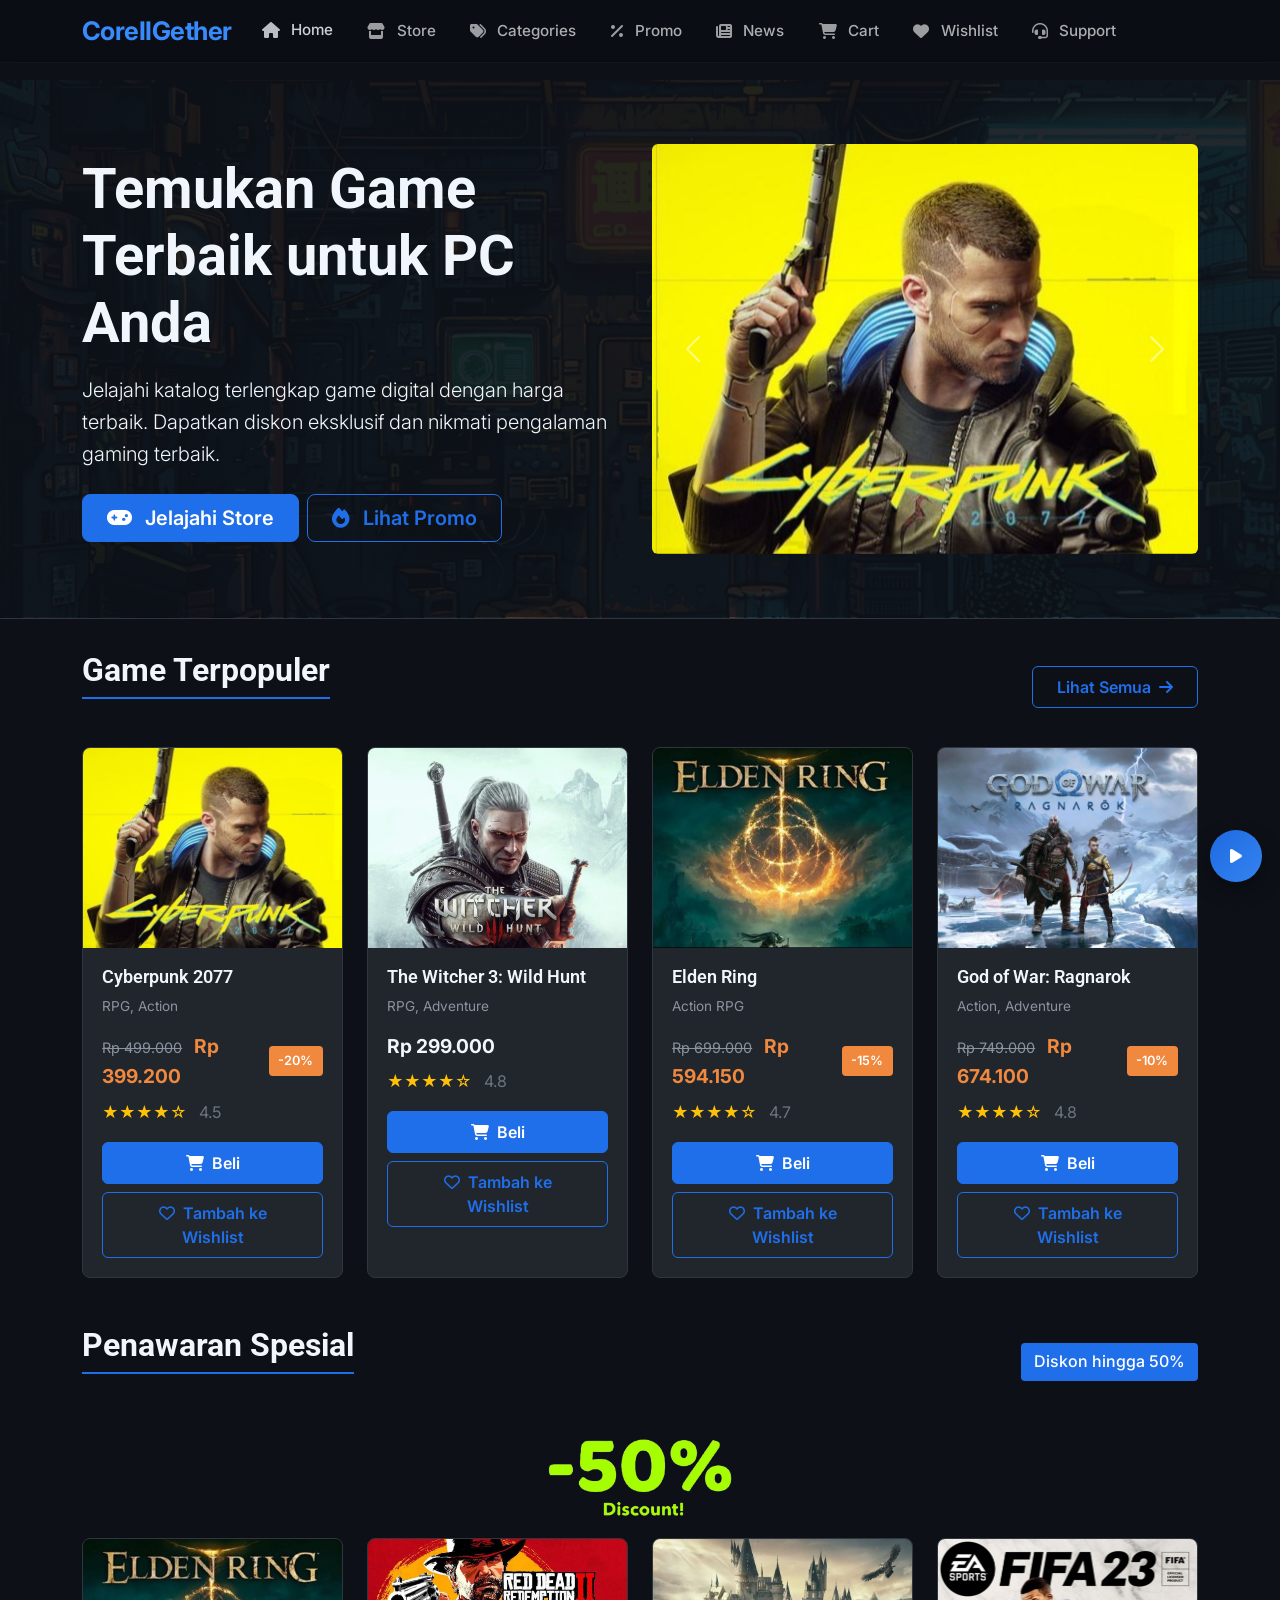
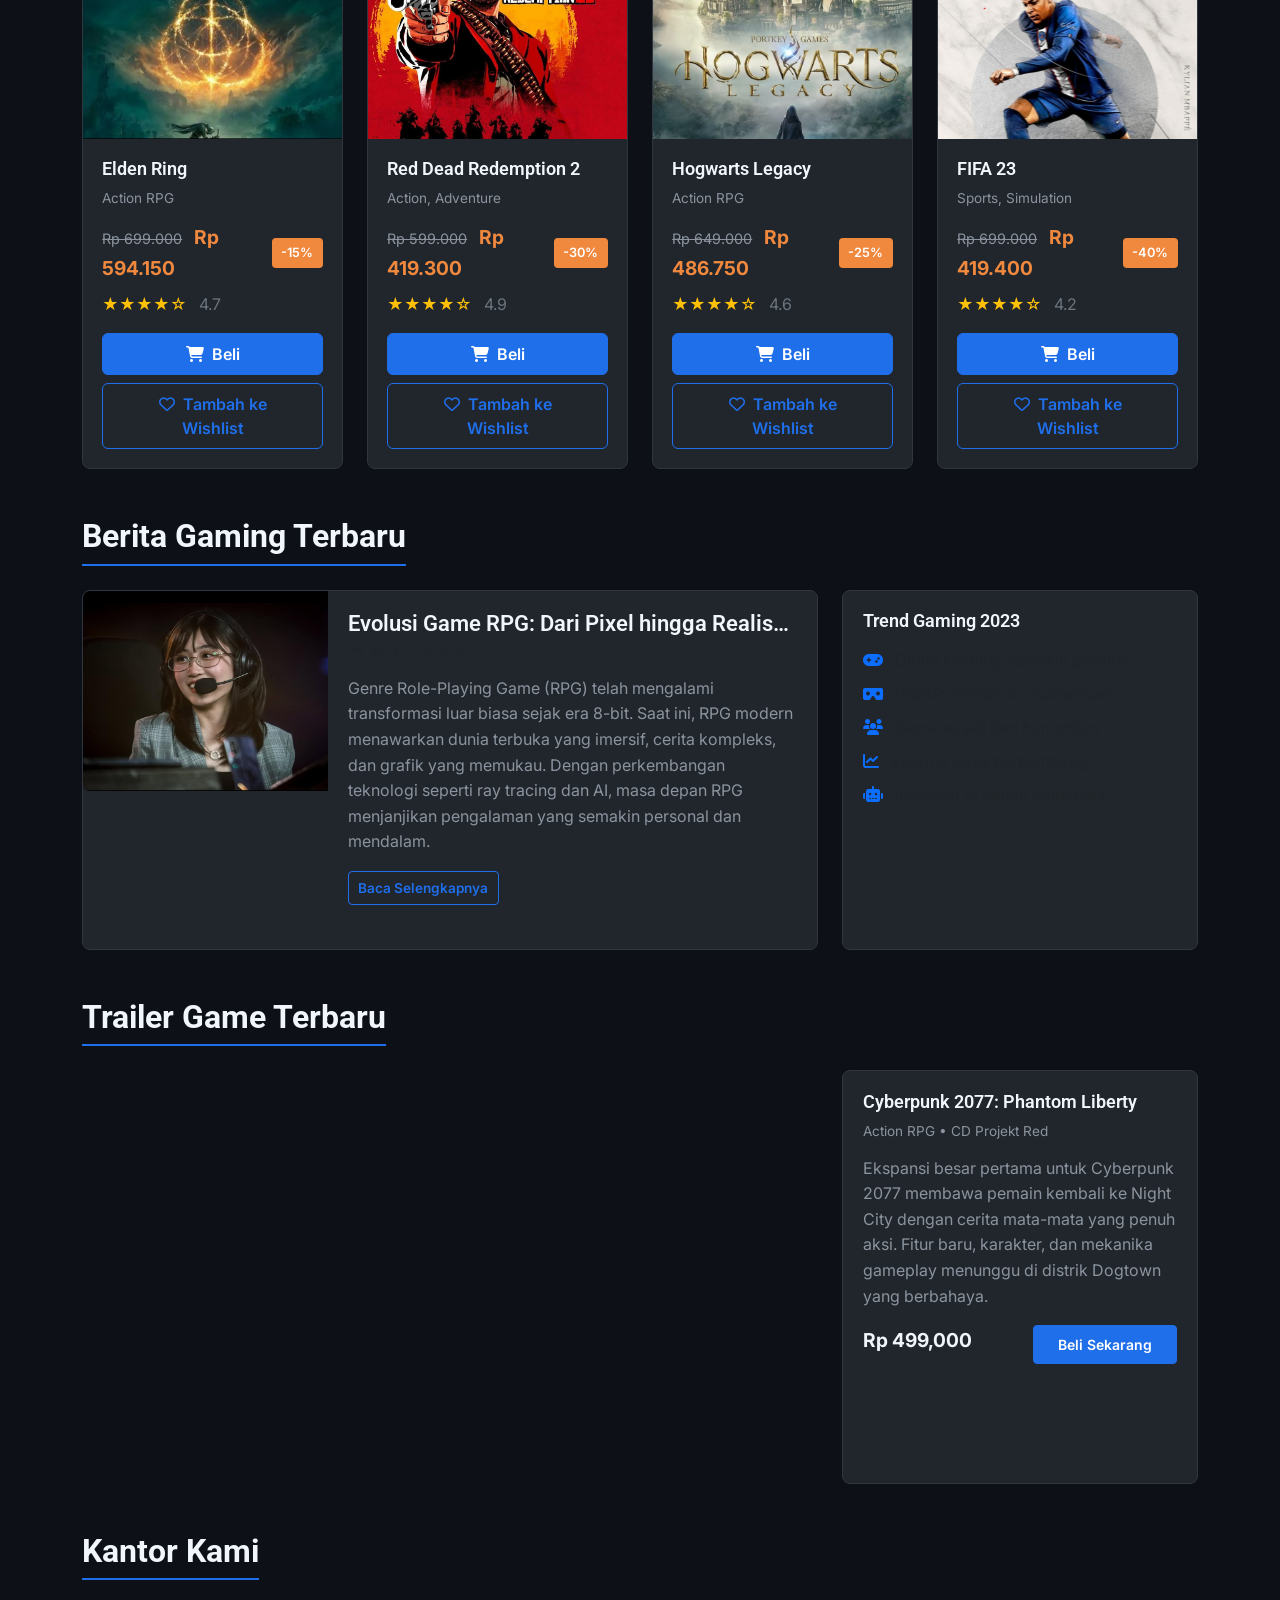
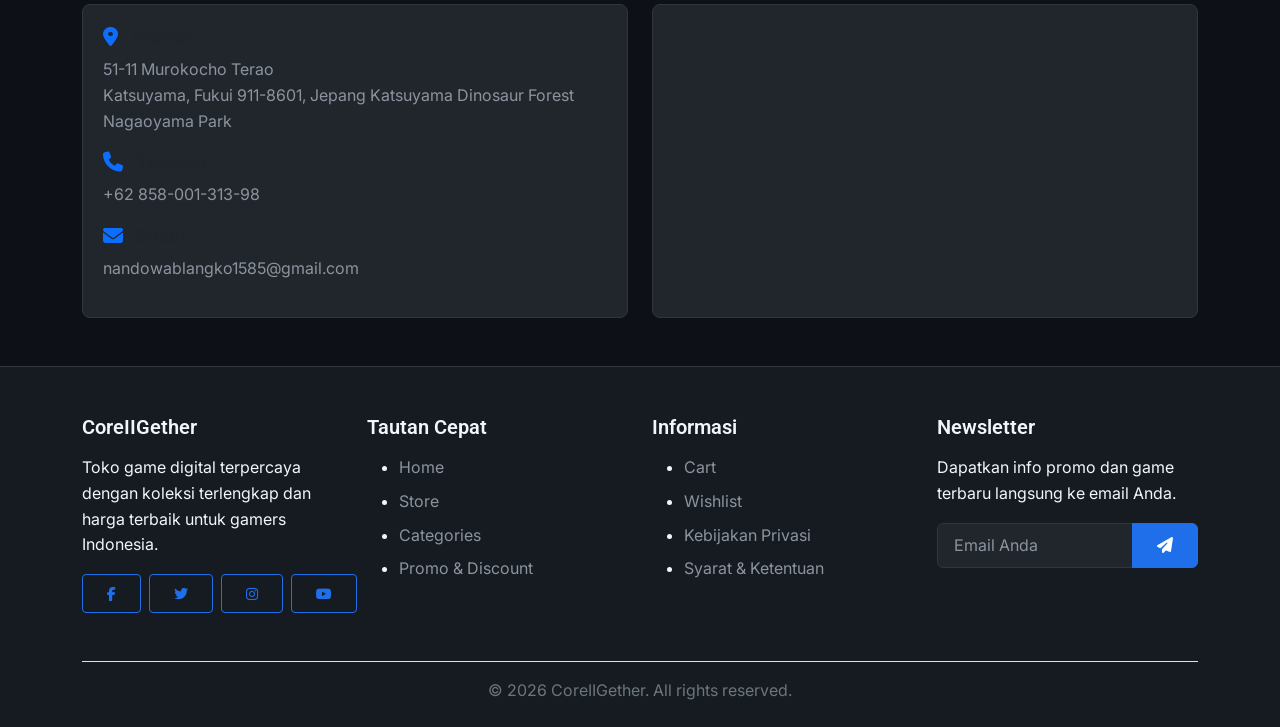
<file: index.html>
<!DOCTYPE html>
<html lang="id">

<head>
  <meta charset="UTF-8">
  <meta name="viewport" content="width=device-width, initial-scale=1.0">
  <title>CoreIIGether - Toko Game Digital Terlengkap</title>

  <!-- Bootstrap 5 CSS -->
  <link href="https://cdn.jsdelivr.net/npm/bootstrap@5.3.0-alpha1/dist/css/bootstrap.min.css" rel="stylesheet">

  <!-- Font Awesome Icons -->
  <link rel="stylesheet" href="https://cdnjs.cloudflare.com/ajax/libs/font-awesome/6.4.0/css/all.min.css">

  <!-- Google Fonts -->
  <link
    href="https://fonts.googleapis.com/css2?family=Inter:wght@300;400;500;600;700&family=Roboto:wght@300;400;500;700&display=swap"
    rel="stylesheet">

  <!-- Custom CSS -->
  <link rel="stylesheet" href="style.css">
  <link rel="stylesheet" href="bootstrap-custom.css">
</head>

<body>
  <!-- Navigation Bar -->
  <nav class="navbar navbar-expand-lg navbar-dark fixed-top navbar-gamestore">
    <div class="container">
      <a class="navbar-brand" href="index.html">CoreIIGether</a>

      <button class="navbar-toggler" type="button" data-bs-toggle="collapse" data-bs-target="#navbarMain">
        <span class="navbar-toggler-icon"></span>
      </button>

      <div class="collapse navbar-collapse" id="navbarMain">
        <ul class="navbar-nav me-auto mb-2 mb-lg-0">
          <li class="nav-item">
            <a class="nav-link active" href="index.html"><i class="fas fa-home me-1"></i> Home</a>
          </li>
          <li class="nav-item">
            <a class="nav-link" href="store.html"><i class="fas fa-store me-1"></i> Store</a>
          </li>
          <li class="nav-item">
            <a class="nav-link" href="categories.html"><i class="fas fa-tags me-1"></i> Categories</a>
          </li>
          <li class="nav-item">
            <a class="nav-link" href="promo.html"><i class="fas fa-percent me-1"></i> Promo</a>
          </li>
          <li class="nav-item">
            <a class="nav-link" href="news.html"><i class="fas fa-newspaper me-1"></i> News</a>
          </li>
          <li class="nav-item">
            <a class="nav-link" href="cart.html"><i class="fas fa-shopping-cart me-1"></i> Cart</a>
          </li>
          <li class="nav-item">
            <a class="nav-link" href="wishlist.html"><i class="fas fa-heart me-1"></i> Wishlist</a>
          </li>
          <li class="nav-item">
            <a class="nav-link support-link" href="#" role="button"><i class="fas fa-headset me-1"></i> Support</a>
          </li>
        </ul>

        <!-- Compact search: dropdown to keep navbar tidy -->
        <div class="nav-search dropdown ms-3">
          <button class="btn btn-outline-gamestore dropdown-toggle" id="navSearchToggle" data-bs-toggle="dropdown" aria-expanded="false">
            <i class="fas fa-search"></i>
          </button>
          <div class="dropdown-menu dropdown-menu-end p-3">
            <form class="d-flex" id="navSearchForm" onsubmit="return false;">
              <input class="form-control form-control-gamestore me-2" type="search" placeholder="Search games..." id="searchInput">
              <button class="btn btn-primary-gamestore" type="button" id="searchBtn"><i class="fas fa-search"></i></button>
            </form>
          </div>
        </div>
      </div>
    </div>
  </nav>

  <!-- Hero Section -->
  <section class="hero-section">
    <div class="container">
      <div class="row align-items-center">
        <div class="col-lg-6">
          <h1 class="display-4 fw-bold mb-3">Temukan Game Terbaik untuk PC Anda</h1>
          <p class="lead mb-4">Jelajahi katalog terlengkap game digital dengan harga terbaik. Dapatkan diskon eksklusif
            dan nikmati pengalaman gaming terbaik.</p>
          <div class="d-flex flex-wrap gap-2">
            <a href="store.html" class="btn btn-primary-gamestore btn-lg">
              <i class="fas fa-gamepad me-2"></i> Jelajahi Store
            </a>
            <a href="promo.html" class="btn btn-outline-gamestore btn-lg">
              <i class="fas fa-fire me-2"></i> Lihat Promo
            </a>
          </div>
        </div>
        <div class="col-lg-6">
          <div id="heroCarousel" class="carousel slide" data-bs-ride="carousel">
            <div class="carousel-inner rounded">
              <div class="carousel-item active">
                <img
                  src="bahan/cyberpunk_20771.JPG"
                  class="d-block w-100" alt="Game Banner 1">
              </div>
              <div class="carousel-item">
                <img
                  src="bahan/hogwarts_legacy1.JPG"
                  class="d-block w-100" alt="Game Banner 2">
              </div>
              <div class="carousel-item">
                <img
                  src="bahan/fifa23.jpg"
                  class="d-block w-100" alt="Game Banner 3">
              </div>
            </div>
            <button class="carousel-control-prev" type="button" data-bs-target="#heroCarousel" data-bs-slide="prev">
              <span class="carousel-control-prev-icon" aria-hidden="true"></span>
              <span class="visually-hidden">Previous</span>
            </button>
            <button class="carousel-control-next" type="button" data-bs-target="#heroCarousel" data-bs-slide="next">
              <span class="carousel-control-next-icon" aria-hidden="true"></span>
              <span class="visually-hidden">Next</span>
            </button>
          </div>
        </div>
      </div>
    </div>
  </section>

  <!-- Main Content -->
  <main class="container">
    <!-- Featured Games Section -->
    <section class="mb-5">
      <div class="d-flex justify-content-between align-items-center mb-4">
        <h2 class="section-title">Game Terpopuler</h2>
        <a href="store.html" class="btn btn-outline-gamestore">Lihat Semua <i class="fas fa-arrow-right ms-1"></i></a>
      </div>

      <div class="row g-4" id="featuredGames">
        <!-- Game cards will be loaded here by JavaScript -->
      </div>
    </section>

    <!-- Promo Section -->
    <section class="mb-5">
      <div class="d-flex justify-content-between align-items-center mb-4">
        <h2 class="section-title">Penawaran Spesial</h2>
        <span class="badge-gamestore">Diskon hingga 50%</span>
      </div>
      <!-- Promo image link (placeholder) - klik untuk menuju halaman Promo -->
    <div class="mb-3 text-center">
  <a href="promo.html" title="Lihat Penawaran & Promo">
    <img src="bahan/diskon1-removebg-preview.png"
         alt="Promo Banner"
         class="img-fluid rounded mx-auto d-block"
         style="max-height: 100px; width: auto;">
  </a>
</div>


      <div class="row g-4" id="promoGames">
        <!-- Promo game cards will be loaded here by JavaScript -->
      </div>
    </section>

    <!-- News Section -->
    <section class="mb-5">
      <h2 class="section-title mb-4">Berita Gaming Terbaru</h2>

      <div class="row">
        <div class="col-lg-8">
          <div class="card game-card mb-4">
            <div class="row g-0">
              <div class="col-md-4">
                <img src="bahan/brigida.png" class="img-fluid rounded-start" alt="Gaming News">
              </div>
              <div class="col-md-8">
                <div class="game-card-body">
                  <h3 class="game-title">Evolusi Game RPG: Dari Pixel hingga Realisme</h3>
                  <p class="text-muted mb-2"><i class="far fa-calendar me-1"></i> 15 Juni 2023</p>
                  <p>Genre Role-Playing Game (RPG) telah mengalami transformasi luar biasa sejak era 8-bit. Saat ini,
                    RPG modern menawarkan dunia terbuka yang imersif, cerita kompleks, dan grafik yang memukau. Dengan
                    perkembangan teknologi seperti ray tracing dan AI, masa depan RPG menjanjikan pengalaman yang
                    semakin personal dan mendalam.</p>
                  <a href="news.html" class="btn btn-outline-gamestore btn-sm">Baca Selengkapnya</a>
                </div>
              </div>
            </div>
          </div>
        </div>

        <div class="col-lg-4">
          <div class="card game-card">
            <div class="game-card-body">
              <h5 class="game-title mb-3">Trend Gaming 2023</h5>
              <ul class="list-unstyled">
                <li class="mb-2"><i class="fas fa-gamepad text-primary me-2"></i> Cloud Gaming semakin populer</li>
                <li class="mb-2"><i class="fas fa-vr-cardboard text-primary me-2"></i> VR/AR memasuki mainstream</li>
                <li class="mb-2"><i class="fas fa-users text-primary me-2"></i> Game sosial dan komunitas</li>
                <li class="mb-2"><i class="fas fa-chart-line text-primary me-2"></i> Esports terus berkembang</li>
                <li><i class="fas fa-robot text-primary me-2"></i> Integrasi AI dalam gameplay</li>
              </ul>
            </div>
          </div>
        </div>
      </div>
    </section>

    <!-- YouTube Embed Section -->
    <section class="mb-5">
      <h2 class="section-title mb-4">Trailer Game Terbaru</h2>

      <div class="row">
        <div class="col-lg-8">
          <div class="ratio ratio-16x9">
            <iframe width="560" height="315" src="https://www.youtube.com/embed/sJbexcm4Trk?si=8P_PNTNAQL2IdhRx" title="YouTube video player" frameborder="0" allow="accelerometer; autoplay; clipboard-write; encrypted-media; gyroscope; picture-in-picture; web-share" referrerpolicy="strict-origin-when-cross-origin" allowfullscreen></iframe>
          </div>
        </div>
        <div class="col-lg-4">
          <div class="card game-card h-100">
            <div class="game-card-body">
              <h4 class="game-title">Cyberpunk 2077: Phantom Liberty</h4>
              <p class="game-genre">Action RPG • CD Projekt Red</p>
              <p>Ekspansi besar pertama untuk Cyberpunk 2077 membawa pemain kembali ke Night City dengan cerita
                mata-mata yang penuh aksi. Fitur baru, karakter, dan mekanika gameplay menunggu di distrik Dogtown yang
                berbahaya.</p>
              <div class="d-flex justify-content-between align-items-center mt-3">
                <span class="game-price">Rp 499,000</span>
                <button class="btn btn-primary-gamestore btn-sm" id="heroBuyBtn" data-game-id="1">Beli Sekarang</button>
              </div>
            </div>
          </div>
        </div>
      </div>
    </section>

    <!-- Inline music player removed: floating control remains at bottom-right -->

    <!-- Contact & Map Section -->
    <section class="mb-5">
      <h2 class="section-title mb-4">Kantor Kami</h2>

      <div class="row">
        <div class="col-lg-6">
          <div class="card game-card h-100">
            <div class="game-card-body">
             
              <div class="mb-3">
                <h5><i class="fas fa-map-marker-alt text-primary me-2"></i> Alamat</h5>
                <p>51-11 Murokocho Terao<br>Katsuyama, Fukui 911-8601, Jepang Katsuyama Dinosaur Forest Nagaoyama Park</p>
              </div>

              <div class="mb-3">
                <h5><i class="fas fa-phone text-primary me-2"></i> Telepon</h5>
                <p>+62 858-001-313-98</p>
              </div>

              <div class="mb-3">
                <h5><i class="fas fa-envelope text-primary me-2"></i> Email</h5>
                <p>nandowablangko1585@gmail.com</p>
              </div>
            </div>
          </div>
        </div>

        <div class="col-lg-6">
          <div class="card game-card h-100">
            <div class="game-card-body p-0">
              <div class="ratio ratio-16x9">
                <iframe 
                src="https://www.google.com/maps/embed?pb=!1m18!1m12!1m3!1d3224.4593565945274!2d136.50408627518908!3d36.08228887246054!2m3!1f0!2f0!3f0!3m2!1i1024!2i768!4f13.1!3m3!1m2!1s0x5ff89af3546bd879%3A0x55d1ff4a7646b4e1!2sMuseum%20Dinosaurus%20Prefektur%20Fukui!5e0!3m2!1sid!2sid!4v1768662453176!5m2!1sid!2sid" width="600" height="450"
                 style="border:0;" allowfullscreen="" loading="lazy" referrerpolicy="no-referrer-when-downgrade"></iframe>
              </div>
            </div>
          </div>
        </div>
      </div>
    </section>
  </main>

  <!-- Footer -->
  <footer class="footer-gamestore">
    <div class="container">
      <div class="row">
        <div class="col-lg-3 col-md-6 mb-4">
      <h5 class="mb-3">CoreIIGether</h5>
          <p>Toko game digital terpercaya dengan koleksi terlengkap dan harga terbaik untuk gamers Indonesia.</p>
          <div class="d-flex mt-3">
            <a href="#" class="btn btn-outline-gamestore btn-sm me-2"><i class="fab fa-facebook-f"></i></a>
            <a href="#" class="btn btn-outline-gamestore btn-sm me-2"><i class="fab fa-twitter"></i></a>
            <a href="#" class="btn btn-outline-gamestore btn-sm me-2"><i class="fab fa-instagram"></i></a>
            <a href="#" class="btn btn-outline-gamestore btn-sm"><i class="fab fa-youtube"></i></a>
          </div>
        </div>

        <div class="col-lg-3 col-md-6 mb-4">
          <h5 class="mb-3">Tautan Cepat</h5>
          <ul class="footer-links">
            <li><a href="index.html">Home</a></li>
            <li><a href="store.html">Store</a></li>
            <li><a href="categories.html">Categories</a></li>
            <li><a href="promo.html">Promo & Discount</a></li>
          </ul>
        </div>

        <div class="col-lg-3 col-md-6 mb-4">
          <h5 class="mb-3">Informasi</h5>
          <ul class="footer-links">
            <li><a href="cart.html">Cart</a></li>
            <li><a href="wishlist.html">Wishlist</a></li>
            <li><a href="#">Kebijakan Privasi</a></li>
            <li><a href="#">Syarat & Ketentuan</a></li>
          </ul>
        </div>

        <div class="col-lg-3 col-md-6 mb-4">
          <h5 class="mb-3">Newsletter</h5>
          <p>Dapatkan info promo dan game terbaru langsung ke email Anda.</p>
          <form id="newsletterForm">
            <div class="input-group mb-3">
              <input type="email" class="form-control form-control-gamestore" placeholder="Email Anda" required>
              <button class="btn btn-primary-gamestore" type="submit"><i class="fas fa-paper-plane"></i></button>
            </div>
          </form>
        </div>
      </div>

      <div class="border-top pt-3 mt-4 text-center">
  <p class="text-secondary mb-0">&copy; 2026 CoreIIGether. All rights reserved.</p>
      </div>
    </div>
  </footer>

  

  <!-- Bootstrap 5 JS Bundle -->
  <script src="https://cdn.jsdelivr.net/npm/bootstrap@5.3.0-alpha1/dist/js/bootstrap.bundle.min.js"></script>

  <!-- Custom JS -->
  <script src="games.js"></script>
  <script src="utils.js"></script>
  <script src="main.js"></script>
</body>

</html>
</file>
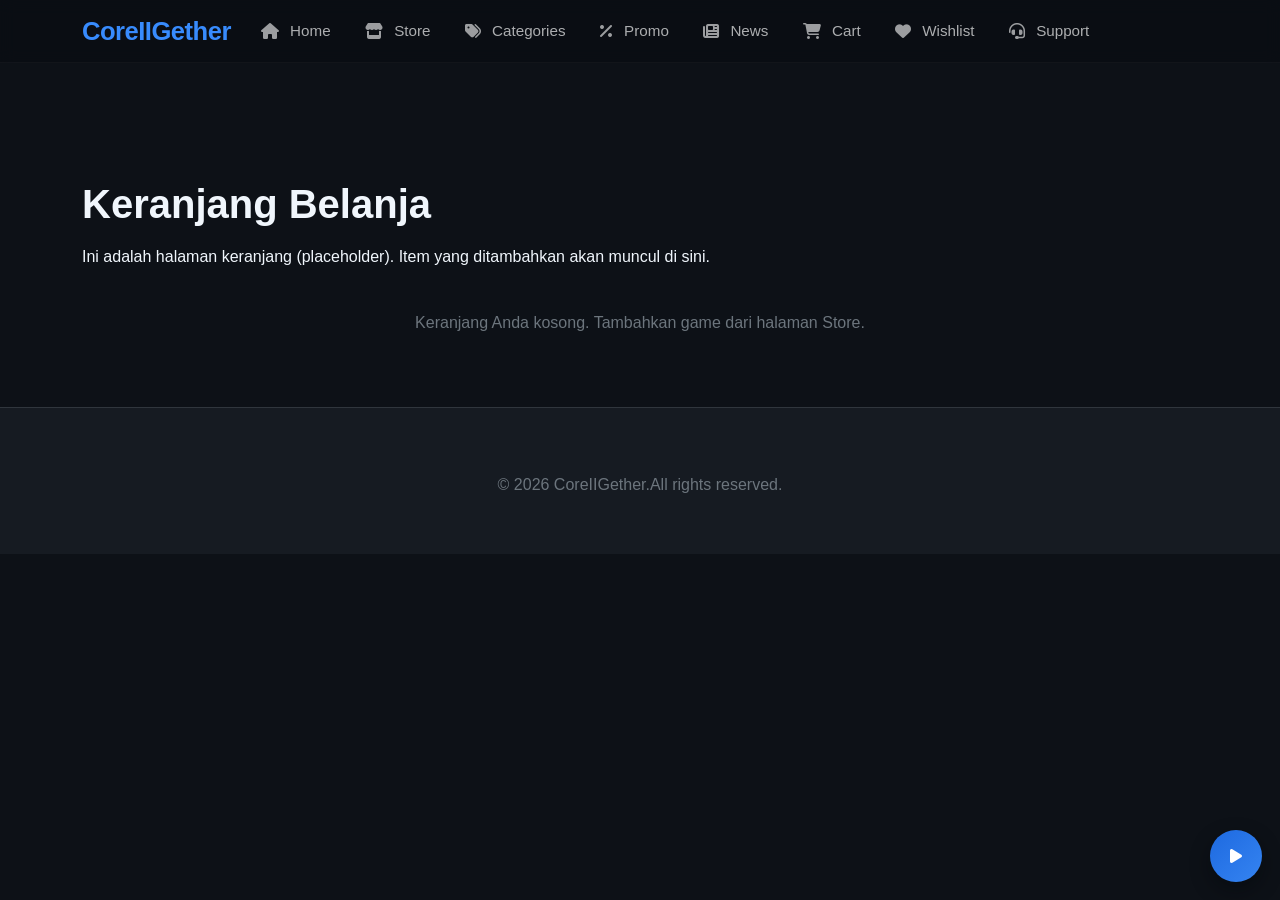
<file: cart.html>
<!DOCTYPE html>
<html lang="id">

<head>
  <meta charset="UTF-8">
  <meta name="viewport" content="width=device-width, initial-scale=1.0">
  <title>Cart - CoreIIGether</title>

  <link href="https://cdn.jsdelivr.net/npm/bootstrap@5.3.0-alpha1/dist/css/bootstrap.min.css" rel="stylesheet">
  <link rel="stylesheet" href="https://cdnjs.cloudflare.com/ajax/libs/font-awesome/6.4.0/css/all.min.css">
  <link rel="stylesheet" href="style.css">
  <link rel="stylesheet" href="bootstrap-custom.css">
</head>

<body>
  <nav class="navbar navbar-expand-lg navbar-dark fixed-top navbar-gamestore">
    <div class="container">
      <a class="navbar-brand" href="index.html">CoreIIGether</a>

      <button class="navbar-toggler" type="button" data-bs-toggle="collapse" data-bs-target="#navbarMain">
        <span class="navbar-toggler-icon"></span>
      </button>

      <div class="collapse navbar-collapse" id="navbarMain">
        <ul class="navbar-nav me-auto mb-2 mb-lg-0">
          <li class="nav-item">
            <a class="nav-link" href="index.html"><i class="fas fa-home me-1"></i> Home</a>
          </li>
          <li class="nav-item">
            <a class="nav-link" href="store.html"><i class="fas fa-store me-1"></i> Store</a>
          </li>
          <li class="nav-item">
            <a class="nav-link" href="categories.html"><i class="fas fa-tags me-1"></i> Categories</a>
          </li>
          <li class="nav-item">
            <a class="nav-link" href="promo.html"><i class="fas fa-percent me-1"></i> Promo</a>
          </li>
          <li class="nav-item">
            <a class="nav-link" href="news.html"><i class="fas fa-newspaper me-1"></i> News</a>
          </li>
          <li class="nav-item">
            <a class="nav-link" href="cart.html"><i class="fas fa-shopping-cart me-1"></i> Cart</a>
          </li>
          <li class="nav-item">
            <a class="nav-link" href="wishlist.html"><i class="fas fa-heart me-1"></i> Wishlist</a>
          </li>
          <li class="nav-item">
            <a class="nav-link support-link" href="#" role="button"><i class="fas fa-headset me-1"></i> Support</a>
          </li>
        </ul>

        <!-- Compact search dropdown (kept IDs for compatibility with main.js) -->
        <div class="nav-search dropdown ms-3">
          <button class="btn btn-outline-gamestore dropdown-toggle" id="navSearchToggle" data-bs-toggle="dropdown" aria-expanded="false">
            <i class="fas fa-search"></i>
          </button>
          <div class="dropdown-menu dropdown-menu-end p-3">
            <form class="d-flex" id="navSearchForm" onsubmit="return false;">
              <input class="form-control form-control-gamestore me-2" type="search" placeholder="Search games..." id="searchInput">
              <button class="btn btn-primary-gamestore" type="button" id="searchBtn"><i class="fas fa-search"></i></button>
            </form>
          </div>
        </div>
      </div>
    </div>
  </nav>

  <main class="container" style="padding-top:100px;">
    <h1 class="mb-3">Keranjang Belanja</h1>
    <p>Ini adalah halaman keranjang (placeholder). Item yang ditambahkan akan muncul di sini.</p>
    <div id="cartItems"></div>
  </main>

  <footer class="footer-gamestore mt-5">
  <div class="container text-center py-3">
    <p class="text-secondary mb-0">&copy; 2026 CoreIIGether.All rights reserved.</div></p>
  </footer>
  <!-- floating music control removed from this page (centralized in index.html) -->

  <script src="https://cdn.jsdelivr.net/npm/bootstrap@5.3.0-alpha1/dist/js/bootstrap.bundle.min.js"></script>
  <script src="games.js"></script>
  <script src="utils.js"></script>
  <script src="main.js"></script>
  <script>
    // Render cart from localStorage
    function renderCart() {
      const container = document.getElementById('cartItems');
      const cart = loadFromLocalStorage('cart') || [];

      if (!container) return;

      if (!cart.length) {
        container.innerHTML = '<div class="p-4 text-center text-secondary">Keranjang Anda kosong. Tambahkan game dari halaman Store.</div>';
        updateCartCount();
        return;
      }

      const totalPrice = cart.reduce((sum, it) => sum + (it.price * (it.quantity || 1)), 0);

      container.innerHTML = `
        <div class="list-group mb-3">
          ${cart.map(item => `
            <div class="list-group-item d-flex align-items-center" data-id="${item.id}">
              <img src="${item.image}" alt="${item.title}" style="width:72px; height:72px; object-fit:cover; border-radius:6px; margin-right:12px;">
              <div class="flex-grow-1">
                <div class="fw-bold">${item.title}</div>
                <div class="text-secondary small">Rp ${item.price.toLocaleString('id-ID')}</div>
              </div>
              <div class="d-flex align-items-center gap-2">
                <button class="btn btn-sm btn-outline-gamestore cart-decrease" data-id="${item.id}">-</button>
                <div class="px-2">${item.quantity || 1}</div>
                <button class="btn btn-sm btn-outline-gamestore cart-increase" data-id="${item.id}">+</button>
                <button class="btn btn-sm btn-outline-gamestore ms-2 cart-remove" data-id="${item.id}"><i class="fas fa-trash"></i></button>
              </div>
            </div>
          `).join('')}
        </div>
        <div class="d-flex justify-content-between align-items-center">
          <div class="fw-bold">Total:</div>
          <div class="fw-bold">Rp ${totalPrice.toLocaleString('id-ID')}</div>
        </div>
        <div class="mt-3 text-end">
          <button class="btn btn-primary-gamestore" id="checkoutBtn">Lanjut ke Checkout</button>
        </div>
      `;

      updateCartCount();
    }

    document.addEventListener('click', function(e) {
      const rem = e.target.closest('.cart-remove');
      if (rem) {
        const id = parseInt(rem.dataset.id, 10);
        if (!isNaN(id)) {
          let cart = loadFromLocalStorage('cart') || [];
          cart = cart.filter(i => i.id !== id);
          saveToLocalStorage('cart', cart);
          showAlert('Item dihapus dari Cart', 'info');
          renderCart();
        }
        return;
      }

      const inc = e.target.closest('.cart-increase');
      if (inc) {
        const id = parseInt(inc.dataset.id, 10);
        if (!isNaN(id)) {
          const cart = loadFromLocalStorage('cart') || [];
          const it = cart.find(i => i.id === id);
          if (it) {
            it.quantity = (it.quantity || 1) + 1;
            saveToLocalStorage('cart', cart);
            renderCart();
          }
        }
        return;
      }

      const dec = e.target.closest('.cart-decrease');
      if (dec) {
        const id = parseInt(dec.dataset.id, 10);
        if (!isNaN(id)) {
          const cart = loadFromLocalStorage('cart') || [];
          const it = cart.find(i => i.id === id);
          if (it) {
            it.quantity = (it.quantity || 1) - 1;
            if (it.quantity <= 0) {
              const newCart = cart.filter(i => i.id !== id);
              saveToLocalStorage('cart', newCart);
            } else {
              saveToLocalStorage('cart', cart);
            }
            renderCart();
          }
        }
        return;
      }

      const checkout = e.target.closest('#checkoutBtn');
      if (checkout) {
        // Build and show a checkout modal with a QRIS placeholder image
        const cart = loadFromLocalStorage('cart') || [];
        const totalPrice = cart.reduce((sum, it) => sum + (it.price * (it.quantity || 1)), 0);

        const modalId = 'checkoutModal';
        let modal = document.getElementById(modalId);
        if (!modal) {
          modal = document.createElement('div');
          modal.className = 'modal fade';
          modal.id = modalId;
          modal.innerHTML = `
            <div class="modal-dialog modal-md modal-dialog-centered">
              <div class="modal-content">
                <div class="modal-header">
                  <h5 class="modal-title">Checkout — Pembayaran</h5>
                  <button type="button" class="btn-close" data-bs-dismiss="modal" aria-label="Close"></button>
                </div>
                <div class="modal-body text-center">
                  <p class="mb-2">Total yang harus dibayar:</p>
                  <h4 class="mb-3">Rp ${totalPrice.toLocaleString('id-ID')}</h4>
                  <p class="text-secondary">Pilih metode pembayaran: <strong>QRIS</strong></p>
                  <div class="mb-3">
                    <!-- Inline SVG placeholder for QRIS so user can replace the src later -->
                    <img id="qrisImage" src="bahan/qrcode.jpg" alt="QRIS" style="max-width:260px; width:100%; height:auto; border:1px solid #e9e9e9;">
                  </div>
                  <p class="small text-secondary">Scan QR di atas dengan aplikasi pembayaran Anda, lalu tekan "Saya sudah bayar" setelah melakukan transfer.</p>
                </div>
                <div class="modal-footer">
                  <button type="button" class="btn btn-outline-gamestore" data-bs-dismiss="modal">Batal</button>
                  <button type="button" class="btn btn-primary-gamestore" id="confirmPaymentBtn">Saya sudah bayar</button>
                </div>
              </div>
            </div>
          `;
          document.body.appendChild(modal);
        } else {
          // update total if modal already exists
          modal.querySelector('.modal-body h4').textContent = `Rp ${totalPrice.toLocaleString('id-ID')}`;
        }

        const bsModal = new bootstrap.Modal(modal);
        bsModal.show();

        // wire confirm button
        const confirmBtn = modal.querySelector('#confirmPaymentBtn');
        confirmBtn.onclick = function() {
          // Clear cart and update
          saveToLocalStorage('cart', []);
          updateCartCount();
          renderCart();
          bsModal.hide();
          const success = createSuccessModal('Pembayaran Diterima', 'Terima kasih! Pembayaran Anda telah dicatat. Pesanan akan diproses.');
          new bootstrap.Modal(success).show();
        };

        return;
      }
    });

    document.addEventListener('DOMContentLoaded', function() {
      renderCart();
    });
  </script>
    <!-- Floating music control (restored) -->
    <div class="floating-music" aria-hidden="false">
      <button id="floatingMusicBtn" title="Play / Pause background music"><i class="fas fa-play"></i></button>
      <div class="floating-label">Background Music</div>
    </div>
  </body>

</html>
</file>
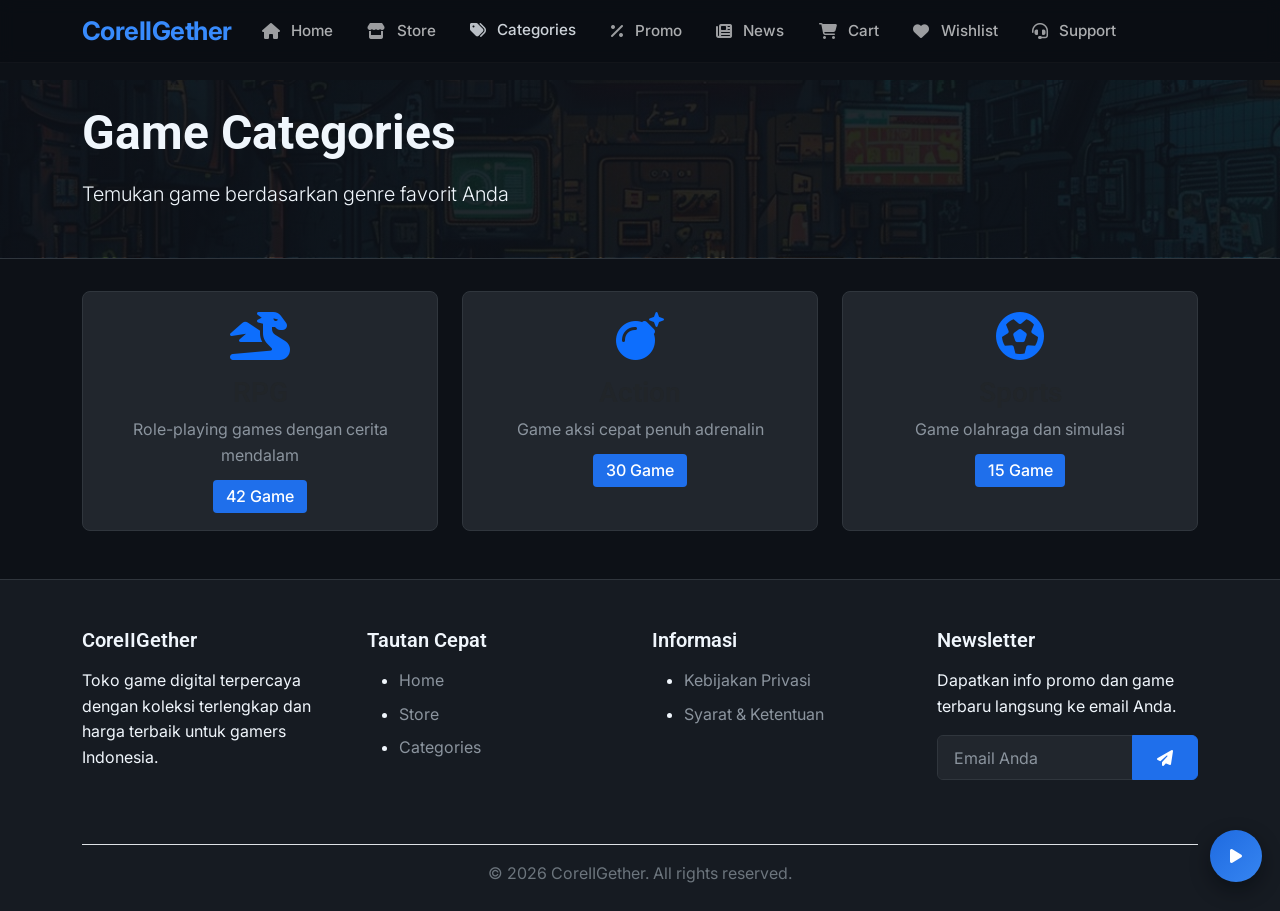
<file: categories.html>
<!DOCTYPE html>
<html lang="id">

<head>
  <meta charset="UTF-8">
  <meta name="viewport" content="width=device-width, initial-scale=1.0">
  <title>Categories - CoreIIGether</title>

  <!-- Bootstrap 5 CSS -->
  <link href="https://cdn.jsdelivr.net/npm/bootstrap@5.3.0-alpha1/dist/css/bootstrap.min.css" rel="stylesheet">

  <!-- Font Awesome Icons -->
  <link rel="stylesheet" href="https://cdnjs.cloudflare.com/ajax/libs/font-awesome/6.4.0/css/all.min.css">

  <!-- Google Fonts -->
  <link
    href="https://fonts.googleapis.com/css2?family=Inter:wght@300;400;500;600;700&family=Roboto:wght@300;400;500;700&display=swap"
    rel="stylesheet">

  <!-- Custom CSS -->
  <link rel="stylesheet" href="style.css">
  <link rel="stylesheet" href="bootstrap-custom.css">
</head>

<body>
  <!-- Navigation Bar -->
  <nav class="navbar navbar-expand-lg navbar-dark fixed-top navbar-gamestore">
    <div class="container">
      <a class="navbar-brand" href="index.html">CoreIIGether</a>

      <button class="navbar-toggler" type="button" data-bs-toggle="collapse" data-bs-target="#navbarMain">
        <span class="navbar-toggler-icon"></span>
      </button>

      <div class="collapse navbar-collapse" id="navbarMain">
        <ul class="navbar-nav me-auto mb-2 mb-lg-0">
          <li class="nav-item">
            <a class="nav-link" href="index.html"><i class="fas fa-home me-1"></i> Home</a>
          </li>
          <li class="nav-item">
            <a class="nav-link" href="store.html"><i class="fas fa-store me-1"></i> Store</a>
          </li>
          <li class="nav-item">
            <a class="nav-link active" href="categories.html"><i class="fas fa-tags me-1"></i> Categories</a>
          </li>
          <li class="nav-item">
            <a class="nav-link" href="promo.html"><i class="fas fa-percent me-1"></i> Promo</a>
          </li>
          <li class="nav-item">
            <a class="nav-link" href="news.html"><i class="fas fa-newspaper me-1"></i> News</a>
          </li>
          <li class="nav-item">
            <a class="nav-link" href="cart.html"><i class="fas fa-shopping-cart me-1"></i> Cart</a>
          </li>
          <li class="nav-item">
            <a class="nav-link" href="wishlist.html"><i class="fas fa-heart me-1"></i> Wishlist</a>
          </li>
          <li class="nav-item">
            <a class="nav-link support-link" href="#" role="button"><i class="fas fa-headset me-1"></i> Support</a>
          </li>
        </ul>

        <!-- Compact search dropdown (kept IDs for compatibility with main.js) -->
        <div class="nav-search dropdown ms-3">
          <button class="btn btn-outline-gamestore dropdown-toggle" id="navSearchToggle" data-bs-toggle="dropdown" aria-expanded="false">
            <i class="fas fa-search"></i>
          </button>
          <div class="dropdown-menu dropdown-menu-end p-3">
            <form class="d-flex" id="navSearchForm" onsubmit="return false;">
              <input class="form-control form-control-gamestore me-2" type="search" placeholder="Search games..." id="searchInput">
              <button class="btn btn-primary-gamestore" type="button" id="searchBtn"><i class="fas fa-search"></i></button>
            </form>
          </div>
        </div>
      </div>
    </div>
  </nav>

  <section class="hero-section py-4">
    <div class="container">
      <h1 class="display-5 fw-bold mb-3">Game Categories</h1>
      <p class="lead mb-4">Temukan game berdasarkan genre favorit Anda</p>
    </div>
  </section>

  <main class="container">
    <!-- Kategori-kategori game -->
    <div class="row g-4">
      <div class="col-md-6 col-lg-4">
        <div class="card game-card text-center" role="button" data-category="rpg">
          <div class="game-card-body">
            <i class="fas fa-dragon fa-3x text-primary mb-3"></i>
            <h3>RPG</h3>
            <p>Role-playing games dengan cerita mendalam</p>
            <span class="badge-gamestore">42 Game</span>
          </div>
        </div>
      </div>
      <div class="col-md-6 col-lg-4">
        <div class="card game-card text-center" role="button" data-category="action">
          <div class="game-card-body">
            <i class="fas fa-bomb fa-3x text-primary mb-3"></i>
            <h3>Action</h3>
            <p>Game aksi cepat penuh adrenalin</p>
            <span class="badge-gamestore">30 Game</span>
          </div>
        </div>
      </div>
      <div class="col-md-6 col-lg-4">
        <div class="card game-card text-center" role="button" data-category="sports">
          <div class="game-card-body">
            <i class="fas fa-futbol fa-3x text-primary mb-3"></i>
            <h3>Sports</h3>
            <p>Game olahraga dan simulasi</p>
            <span class="badge-gamestore">15 Game</span>
          </div>
        </div>
      </div>
    </div>
  </main>

  <!-- Footer -->
  <footer class="footer-gamestore">
    <div class="container">
      <div class="row">
        <div class="col-lg-3 col-md-6 mb-4">
          <h5 class="mb-3">CoreIIGether</h5>
          <p>Toko game digital terpercaya dengan koleksi terlengkap dan harga terbaik untuk gamers Indonesia.</p>
        </div>
        <div class="col-lg-3 col-md-6 mb-4">
          <h5 class="mb-3">Tautan Cepat</h5>
          <ul class="footer-links">
            <li><a href="index.html">Home</a></li>
            <li><a href="store.html">Store</a></li>
            <li><a href="categories.html">Categories</a></li>
          </ul>
        </div>
        <div class="col-lg-3 col-md-6 mb-4">
          <h5 class="mb-3">Informasi</h5>
          <ul class="footer-links">
            <li><a href="#">Kebijakan Privasi</a></li>
            <li><a href="#">Syarat & Ketentuan</a></li>
          </ul>
        </div>
        <div class="col-lg-3 col-md-6 mb-4">
          <h5 class="mb-3">Newsletter</h5>
          <p>Dapatkan info promo dan game terbaru langsung ke email Anda.</p>
          <form id="newsletterForm">
            <div class="input-group mb-3">
              <input type="email" class="form-control form-control-gamestore" placeholder="Email Anda" required>
              <button class="btn btn-primary-gamestore" type="submit"><i class="fas fa-paper-plane"></i></button>
            </div>
          </form>
        </div>
      </div>

      <div class="border-top pt-3 mt-4 text-center">
  <p class="text-secondary mb-0">&copy; 2026 CoreIIGether. All rights reserved.</p>
      </div>
    </div>
  </footer>
  
  <!-- floating music control removed from this page (centralized in index.html) -->

  <!-- Bootstrap 5 JS Bundle -->
  <script src="https://cdn.jsdelivr.net/npm/bootstrap@5.3.0-alpha1/dist/js/bootstrap.bundle.min.js"></script>

  <!-- Custom JS -->
  <script src="games.js"></script>
  <script src="utils.js"></script>
  <script src="main.js"></script>
  <!-- Floating music control (restored) -->
  <div class="floating-music" aria-hidden="false">
    <button id="floatingMusicBtn" title="Play / Pause background music"><i class="fas fa-play"></i></button>
    <div class="floating-label">Background Music</div>
  </div>
</body>

</html>
</file>
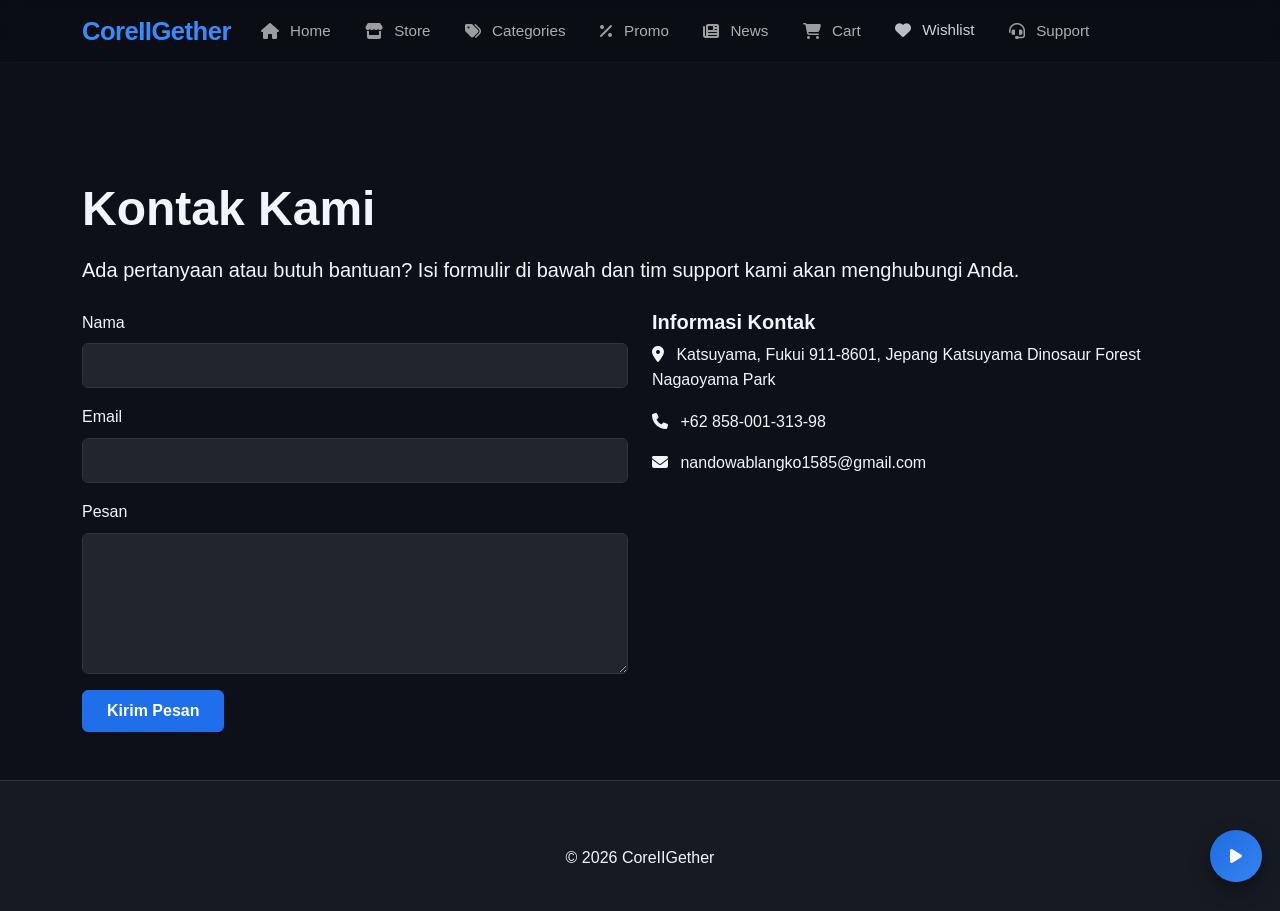
<file: contact.html>
<!DOCTYPE html>
<html lang="id">

<head>
  <meta charset="UTF-8">
  <meta name="viewport" content="width=device-width, initial-scale=1.0">
  <title>Contact - CoreIIGether</title>

  <link href="https://cdn.jsdelivr.net/npm/bootstrap@5.3.0-alpha1/dist/css/bootstrap.min.css" rel="stylesheet">
  <link rel="stylesheet" href="https://cdnjs.cloudflare.com/ajax/libs/font-awesome/6.4.0/css/all.min.css">
  <link rel="stylesheet" href="style.css">
  <link rel="stylesheet" href="bootstrap-custom.css">
</head>

<body>
  <nav class="navbar navbar-expand-lg navbar-dark fixed-top navbar-gamestore">
    <div class="container">
      <a class="navbar-brand" href="index.html">CoreIIGether</a>

      <button class="navbar-toggler" type="button" data-bs-toggle="collapse" data-bs-target="#navbarMain">
        <span class="navbar-toggler-icon"></span>
      </button>

      <div class="collapse navbar-collapse" id="navbarMain">
        <ul class="navbar-nav me-auto mb-2 mb-lg-0">
          <li class="nav-item">
            <a class="nav-link" href="index.html"><i class="fas fa-home me-1"></i> Home</a>
          </li>
          <li class="nav-item">
            <a class="nav-link" href="store.html"><i class="fas fa-store me-1"></i> Store</a>
          </li>
          <li class="nav-item">
            <a class="nav-link" href="categories.html"><i class="fas fa-tags me-1"></i> Categories</a>
          </li>
          <li class="nav-item">
            <a class="nav-link" href="promo.html"><i class="fas fa-percent me-1"></i> Promo</a>
          </li>
          <li class="nav-item">
            <a class="nav-link" href="news.html"><i class="fas fa-newspaper me-1"></i> News</a>
          </li>
          <li class="nav-item">
            <a class="nav-link" href="cart.html"><i class="fas fa-shopping-cart me-1"></i> Cart</a>
          </li>
          <li class="nav-item">
            <a class="nav-link active" href="wishlist.html"><i class="fas fa-heart me-1"></i> Wishlist</a>
          </li>
          <li class="nav-item">
            <a class="nav-link support-link" href="#" role="button"><i class="fas fa-headset me-1"></i> Support</a>
          </li>
        </ul>

        <!-- Compact search dropdown (kept IDs for compatibility with main.js) -->
        <div class="nav-search dropdown ms-3">
          <button class="btn btn-outline-gamestore dropdown-toggle" id="navSearchToggle" data-bs-toggle="dropdown" aria-expanded="false">
            <i class="fas fa-search"></i>
          </button>
          <div class="dropdown-menu dropdown-menu-end p-3">
            <form class="d-flex" id="navSearchForm" onsubmit="return false;">
              <input class="form-control form-control-gamestore me-2" type="search" placeholder="Search games..." id="searchInput">
              <button class="btn btn-primary-gamestore" type="button" id="searchBtn"><i class="fas fa-search"></i></button>
            </form>
          </div>
        </div>
      </div>
    </div>
  </nav>

  <main class="container" style="padding-top:100px;">
    <section class="mb-5">
      <h1 class="display-5 fw-bold mb-3">Kontak Kami</h1>
      <p class="lead">Ada pertanyaan atau butuh bantuan? Isi formulir di bawah dan tim support kami akan menghubungi Anda.</p>

      <div class="row mt-4">
        <div class="col-md-6">
          <form id="contactForm">
            <div class="mb-3">
              <label for="contactName" class="form-label">Nama</label>
              <input type="text" id="contactName" class="form-control form-control-gamestore" required>
            </div>
            <div class="mb-3">
              <label for="contactEmail" class="form-label">Email</label>
              <input type="email" id="contactEmail" class="form-control form-control-gamestore" required>
            </div>
            <div class="mb-3">
              <label for="contactMessage" class="form-label">Pesan</label>
              <textarea id="contactMessage" class="form-control form-control-gamestore" rows="5" required></textarea>
            </div>
            <button type="submit" class="btn btn-primary-gamestore">Kirim Pesan</button>
          </form>
        </div>

        <div class="col-md-6">
          <h5>Informasi Kontak</h5>
          <p><i class="fas fa-map-marker-alt me-2"></i> Katsuyama, Fukui 911-8601, Jepang Katsuyama Dinosaur Forest Nagaoyama Park</p>
          <p><i class="fas fa-phone me-2"></i> +62 858-001-313-98</p>
          <p><i class="fas fa-envelope me-2"></i> nandowablangko1585@gmail.com</p>
        </div>
      </div>
    </section>
  </main>

  <script>
    // Handle contact form submit
    document.addEventListener('DOMContentLoaded', function () {
      const contactForm = document.getElementById('contactForm');
      if (!contactForm) return;

      contactForm.addEventListener('submit', function (e) {
        e.preventDefault();
        const name = document.getElementById('contactName').value.trim();
        const email = document.getElementById('contactEmail').value.trim();
        const message = document.getElementById('contactMessage').value.trim();

        if (!validateEmail(email)) {
          showAlert('Masukkan alamat email yang valid.', 'warning');
          return;
        }

        // In this demo, we'll just show a success alert and clear the form
        showAlert('Terima kasih, ' + (name || 'Pengguna') + '! Pesan Anda telah terkirim.', 'success');
        contactForm.reset();
      });
    });
  </script>

  <footer class="footer-gamestore mt-5">
  <div class="container text-center py-3">&copy; 2026 CoreIIGether</div>
  </footer>
  <!-- floating music control removed from this page (centralized in index.html) -->

  <script src="https://cdn.jsdelivr.net/npm/bootstrap@5.3.0-alpha1/dist/js/bootstrap.bundle.min.js"></script>
  <script src="games.js"></script>
  <script src="utils.js"></script>
  <script src="main.js"></script>
  <!-- Floating music control (restored) -->
  <div class="floating-music" aria-hidden="false">
    <button id="floatingMusicBtn" title="Play / Pause background music"><i class="fas fa-play"></i></button>
    <div class="floating-label">Background Music</div>
  </div>
</body>

</html>
</file>
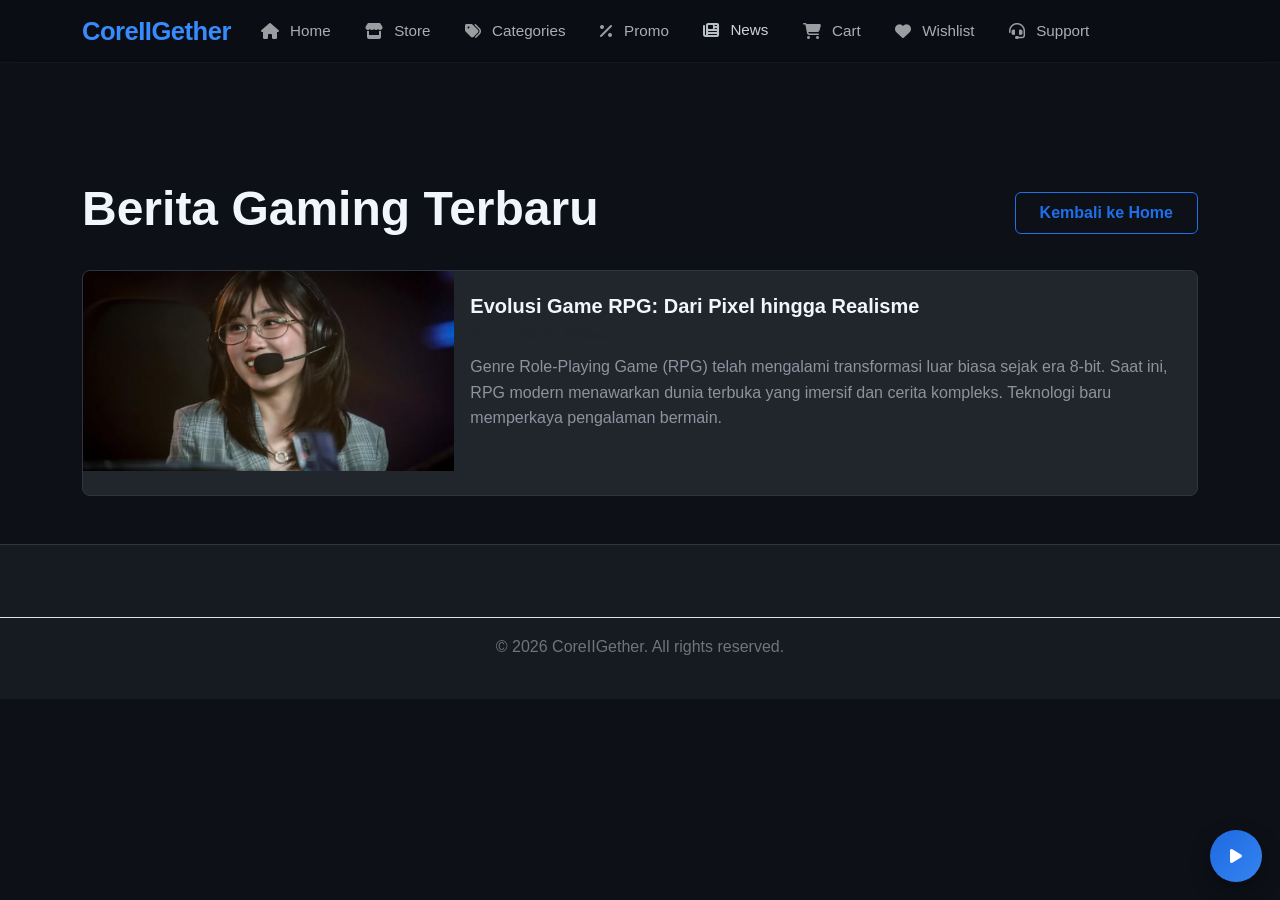
<file: news.html>
<!DOCTYPE html>
<html lang="id">

<head>
  <meta charset="UTF-8">
  <meta name="viewport" content="width=device-width, initial-scale=1.0">
  <title>News - CoreIIGether</title>

  <link href="https://cdn.jsdelivr.net/npm/bootstrap@5.3.0-alpha1/dist/css/bootstrap.min.css" rel="stylesheet">
  <link rel="stylesheet" href="https://cdnjs.cloudflare.com/ajax/libs/font-awesome/6.4.0/css/all.min.css">
  <link rel="stylesheet" href="style.css">
  <link rel="stylesheet" href="bootstrap-custom.css">
</head>

<body class="news-page">
  <nav class="navbar navbar-expand-lg navbar-dark fixed-top navbar-gamestore">
    <div class="container">
      <a class="navbar-brand" href="index.html">CoreIIGether</a>

      <button class="navbar-toggler" type="button" data-bs-toggle="collapse" data-bs-target="#navbarMain">
        <span class="navbar-toggler-icon"></span>
      </button>

      <div class="collapse navbar-collapse" id="navbarMain">
        <ul class="navbar-nav me-auto mb-2 mb-lg-0">
          <li class="nav-item">
            <a class="nav-link" href="index.html"><i class="fas fa-home me-1"></i> Home</a>
          </li>
          <li class="nav-item">
            <a class="nav-link" href="store.html"><i class="fas fa-store me-1"></i> Store</a>
          </li>
          <li class="nav-item">
            <a class="nav-link" href="categories.html"><i class="fas fa-tags me-1"></i> Categories</a>
          </li>
          <li class="nav-item">
            <a class="nav-link" href="promo.html"><i class="fas fa-percent me-1"></i> Promo</a>
          </li>
          <li class="nav-item">
            <a class="nav-link active" href="news.html"><i class="fas fa-newspaper me-1"></i> News</a>
          </li>
          <li class="nav-item">
            <a class="nav-link" href="cart.html"><i class="fas fa-shopping-cart me-1"></i> Cart</a>
          </li>
          <li class="nav-item">
            <a class="nav-link" href="wishlist.html"><i class="fas fa-heart me-1"></i> Wishlist</a>
          </li>
          <li class="nav-item">
            <a class="nav-link support-link" href="#" role="button"><i class="fas fa-headset me-1"></i> Support</a>
          </li>
        </ul>

        <!-- Compact search dropdown (kept IDs for compatibility with main.js) -->
        <div class="nav-search dropdown ms-3">
          <button class="btn btn-outline-gamestore dropdown-toggle" id="navSearchToggle" data-bs-toggle="dropdown" aria-expanded="false">
            <i class="fas fa-search"></i>
          </button>
          <div class="dropdown-menu dropdown-menu-end p-3">
            <form class="d-flex" id="navSearchForm" onsubmit="return false;">
              <input class="form-control form-control-gamestore me-2" type="search" placeholder="Search games..." id="searchInput">
              <button class="btn btn-primary-gamestore" type="button" id="searchBtn"><i class="fas fa-search"></i></button>
            </form>
          </div>
        </div>
      </div>
    </div>
  </nav>

  <main class="container" style="padding-top:100px;">
    <section class="mb-5">
      <div class="d-flex justify-content-between align-items-center mb-4">
        <h1 class="display-5 fw-bold">Berita Gaming Terbaru</h1>
        <a class="btn btn-outline-gamestore" href="index.html">Kembali ke Home</a>
      </div>

      <div class="row g-4">
        <div class="col-12">
          <article class="card game-card mb-4">
            <div class="row g-0 align-items-center">
              <div class="col-md-4">
                <img src="bahan/brigida.png" class="img-fluid" alt="News 1">
              </div>
              <div class="col-md-8">
                <div class="game-card-body">
                  <h3 class="game-title">Evolusi Game RPG: Dari Pixel hingga Realisme</h3>
                  <p class="text-muted small mb-2">15 Juni 2023 • Editorial</p>
                  <p>Genre Role-Playing Game (RPG) telah mengalami transformasi luar biasa sejak era 8-bit. Saat ini, RPG modern menawarkan dunia terbuka yang imersif dan cerita kompleks. Teknologi baru memperkaya pengalaman bermain.</p>
                </div>
              </div>
            </div>
          </article>
        </div>
      </div>
    </section>
  </main>

  <footer class="footer-gamestore mt-5">
  <div class="border-top pt-3 mt-4 text-center">
    <p class="text-secondary mb-0">&copy; 2026 CoreIIGether. All rights reserved.</div></p>
  </footer>
  <!-- floating music control removed from this page (centralized in index.html) -->

  <script src="https://cdn.jsdelivr.net/npm/bootstrap@5.3.0-alpha1/dist/js/bootstrap.bundle.min.js"></script>
  <script src="games.js"></script>
  <script src="utils.js"></script>
  <script src="main.js"></script>
  <!-- Floating music control (restored) -->
  <div class="floating-music" aria-hidden="false">
    <button id="floatingMusicBtn" title="Play / Pause background music"><i class="fas fa-play"></i></button>
    <div class="floating-label">Background Music</div>
  </div>
</body>

</html>
</file>
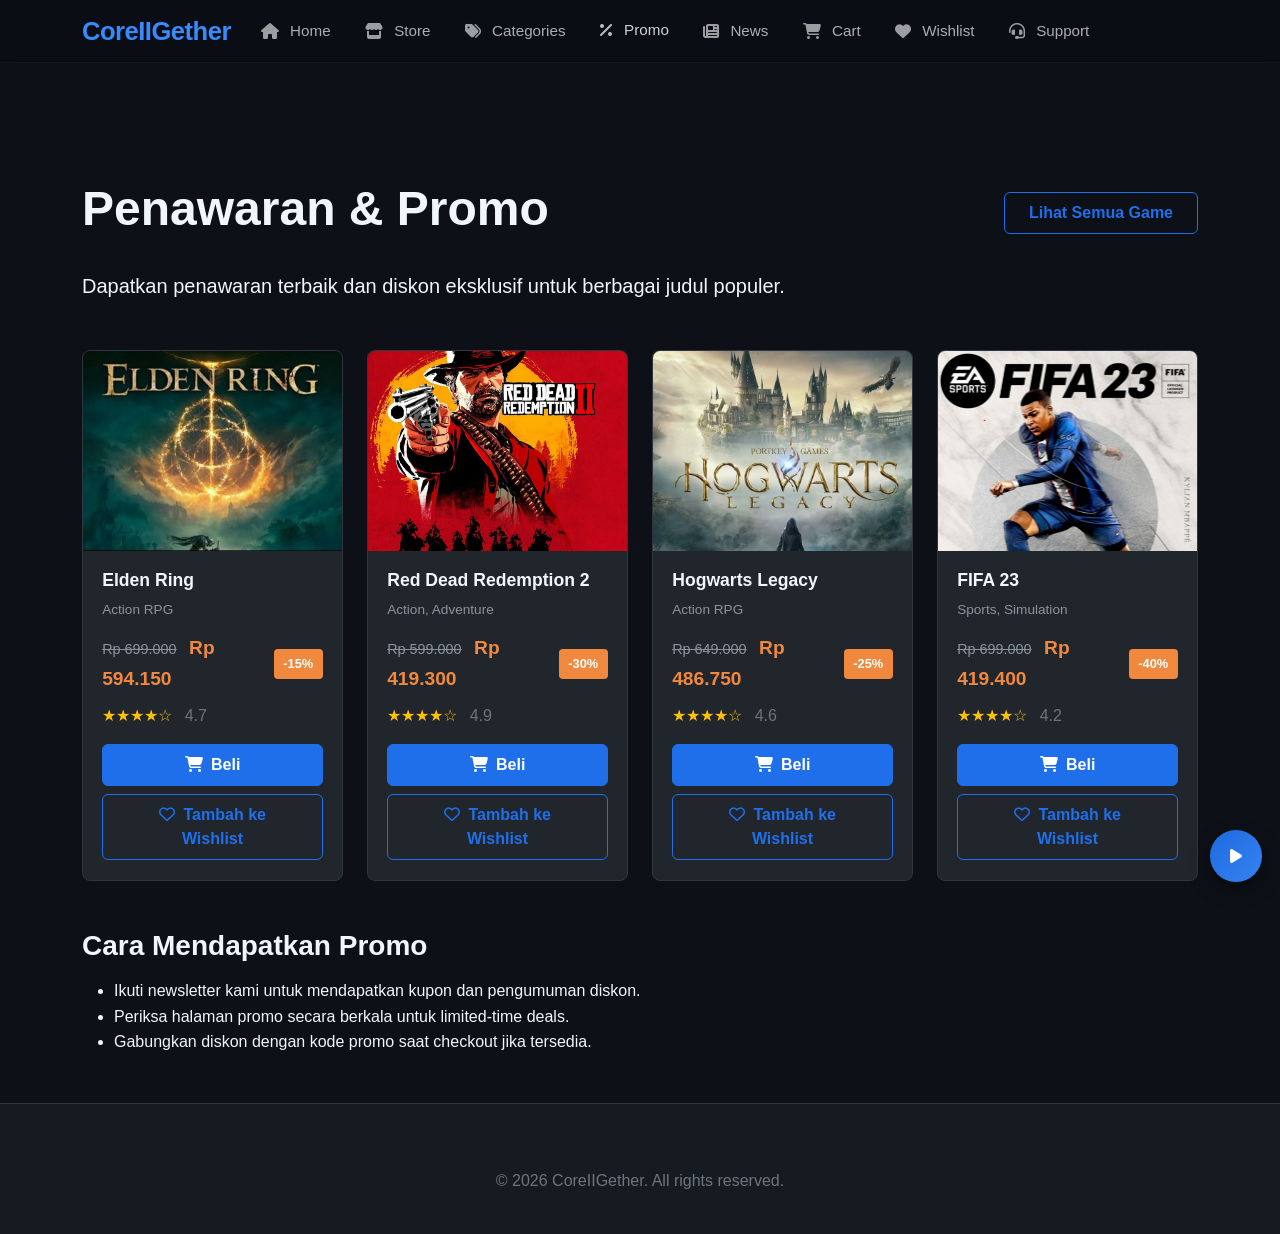
<file: promo.html>
<!DOCTYPE html>
<html lang="id">

<head>
  <meta charset="UTF-8">
  <meta name="viewport" content="width=device-width, initial-scale=1.0">
  <title>Promo - CoreIIGether</title>

  <link href="https://cdn.jsdelivr.net/npm/bootstrap@5.3.0-alpha1/dist/css/bootstrap.min.css" rel="stylesheet">
  <link rel="stylesheet" href="https://cdnjs.cloudflare.com/ajax/libs/font-awesome/6.4.0/css/all.min.css">
  <link rel="stylesheet" href="style.css">
  <link rel="stylesheet" href="bootstrap-custom.css">
</head>

<body>
  <nav class="navbar navbar-expand-lg navbar-dark fixed-top navbar-gamestore">
    <div class="container">
      <a class="navbar-brand" href="index.html">CoreIIGether</a>

      <button class="navbar-toggler" type="button" data-bs-toggle="collapse" data-bs-target="#navbarMain">
        <span class="navbar-toggler-icon"></span>
      </button>

      <div class="collapse navbar-collapse" id="navbarMain">
        <ul class="navbar-nav me-auto mb-2 mb-lg-0">
          <li class="nav-item">
            <a class="nav-link" href="index.html"><i class="fas fa-home me-1"></i> Home</a>
          </li>
          <li class="nav-item">
            <a class="nav-link" href="store.html"><i class="fas fa-store me-1"></i> Store</a>
          </li>
          <li class="nav-item">
            <a class="nav-link" href="categories.html"><i class="fas fa-tags me-1"></i> Categories</a>
          </li>
          <li class="nav-item">
            <a class="nav-link active" href="promo.html"><i class="fas fa-percent me-1"></i> Promo</a>
          </li>
          <li class="nav-item">
            <a class="nav-link" href="news.html"><i class="fas fa-newspaper me-1"></i> News</a>
          </li>
          <li class="nav-item">
            <a class="nav-link" href="cart.html"><i class="fas fa-shopping-cart me-1"></i> Cart</a>
          </li>
          <li class="nav-item">
            <a class="nav-link" href="wishlist.html"><i class="fas fa-heart me-1"></i> Wishlist</a>
          </li>
          <li class="nav-item">
            <a class="nav-link support-link" href="#" role="button"><i class="fas fa-headset me-1"></i> Support</a>
          </li>
        </ul>

        <!-- Compact search dropdown (kept IDs for compatibility with main.js) -->
        <div class="nav-search dropdown ms-3">
          <button class="btn btn-outline-gamestore dropdown-toggle" id="navSearchToggle" data-bs-toggle="dropdown" aria-expanded="false">
            <i class="fas fa-search"></i>
          </button>
          <div class="dropdown-menu dropdown-menu-end p-3">
            <form class="d-flex" id="navSearchForm" onsubmit="return false;">
              <input class="form-control form-control-gamestore me-2" type="search" placeholder="Search games..." id="searchInput">
              <button class="btn btn-primary-gamestore" type="button" id="searchBtn"><i class="fas fa-search"></i></button>
            </form>
          </div>
        </div>
      </div>
    </div>
  </nav>

  <main class="container" style="padding-top:100px;">
    <section class="mb-5">
      <div class="d-flex justify-content-between align-items-center mb-4">
        <h1 class="display-5 fw-bold">Penawaran & Promo</h1>
        <a class="btn btn-outline-gamestore" href="store.html">Lihat Semua Game</a>
      </div>

      <p class="lead">Dapatkan penawaran terbaik dan diskon eksklusif untuk berbagai judul populer.</p>

      <div class="row g-4 mt-4" id="promoGames">
        <!-- Promo game cards akan di-render oleh games.js melalui loadPromoGames() -->
      </div>
    </section>

    <section class="mt-5">
      <h3 class="mb-3">Cara Mendapatkan Promo</h3>
      <ul>
        <li>Ikuti newsletter kami untuk mendapatkan kupon dan pengumuman diskon.</li>
        <li>Periksa halaman promo secara berkala untuk limited-time deals.</li>
        <li>Gabungkan diskon dengan kode promo saat checkout jika tersedia.</li>
      </ul>
    </section>
  </main>

  <footer class="footer-gamestore mt-5">
    <div class="container text-center py-3">
      <p class="text-secondary mb-0">&copy; 2026 CoreIIGether. All rights reserved. </p>
    </div>
  </footer>
  <!-- floating music control removed from this page (centralized in index.html) -->

  <script src="https://cdn.jsdelivr.net/npm/bootstrap@5.3.0-alpha1/dist/js/bootstrap.bundle.min.js"></script>
  <script src="games.js"></script>
  <script src="utils.js"></script>
  <script src="main.js"></script>
  <!-- Floating music control (restored) -->
  <div class="floating-music" aria-hidden="false">
    <button id="floatingMusicBtn" title="Play / Pause background music"><i class="fas fa-play"></i></button>
    <div class="floating-label">Background Music</div>
  </div>
</body>

</html>
</file>
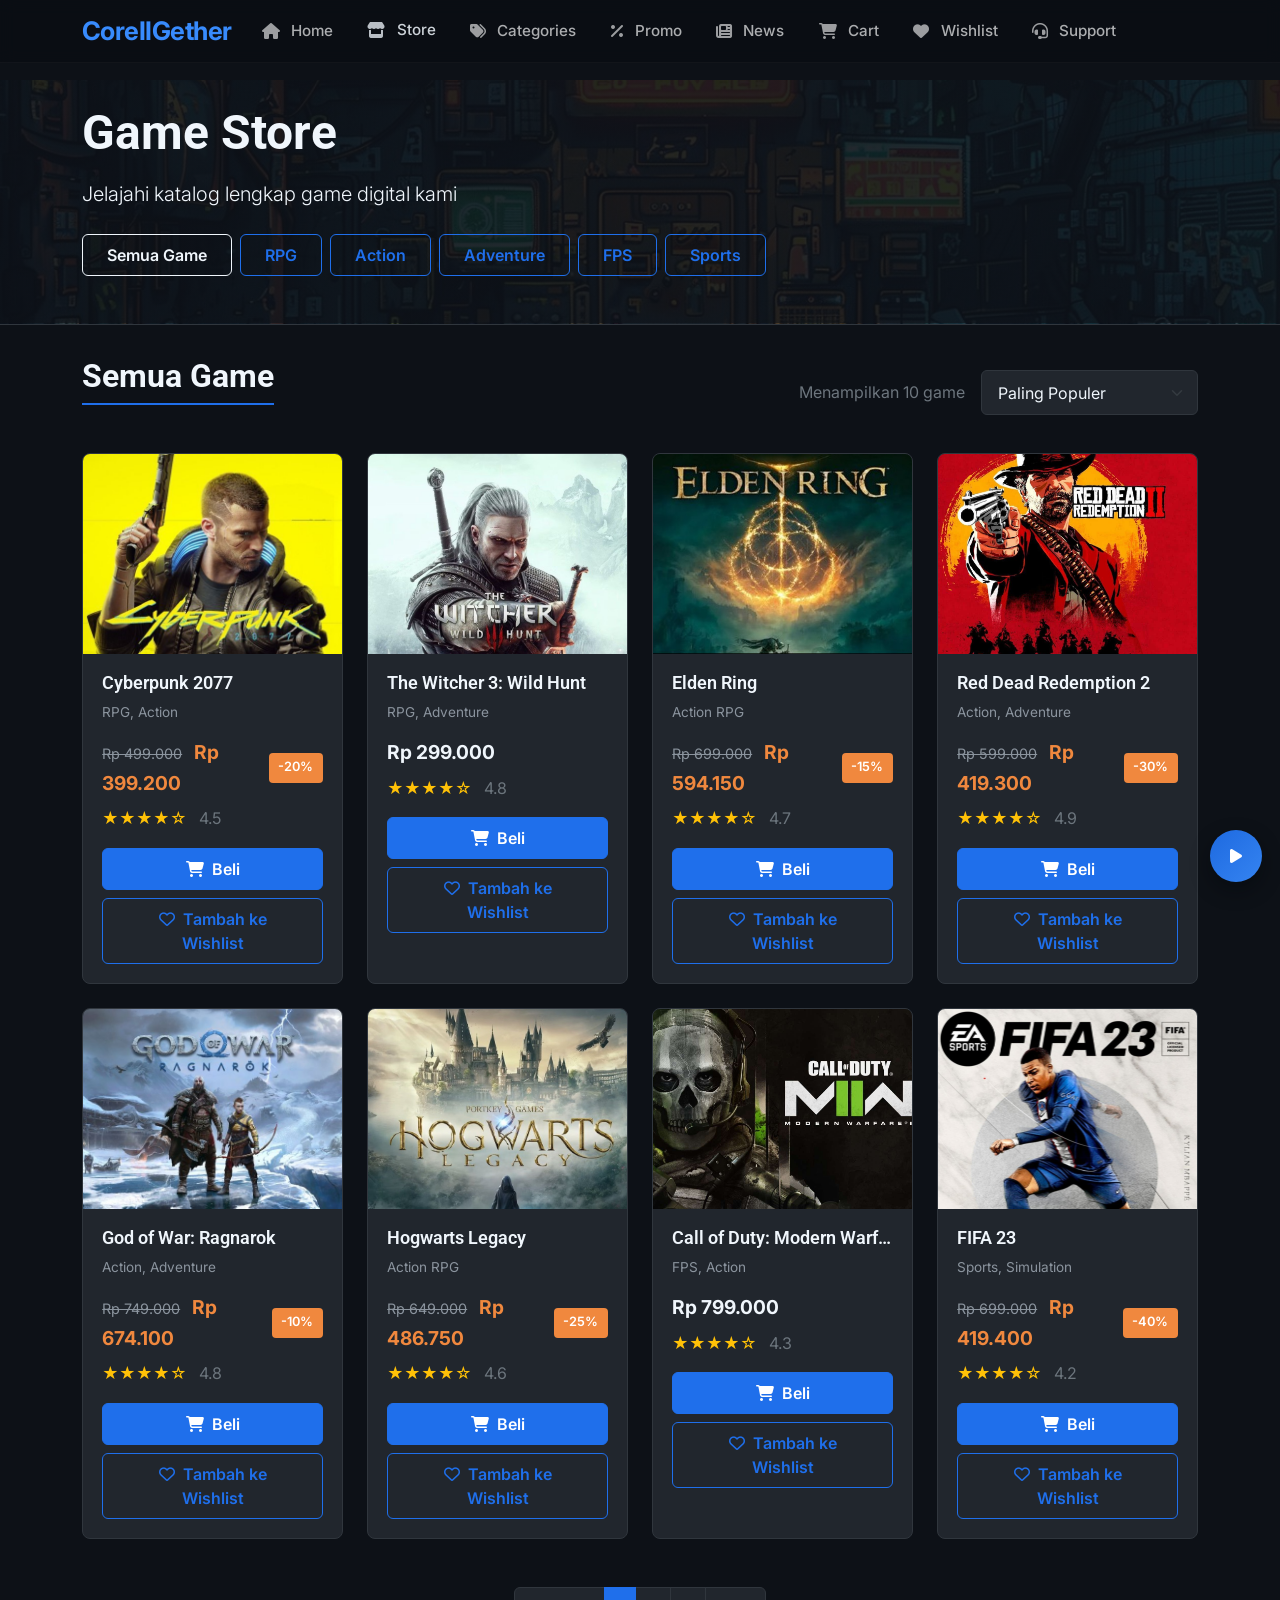
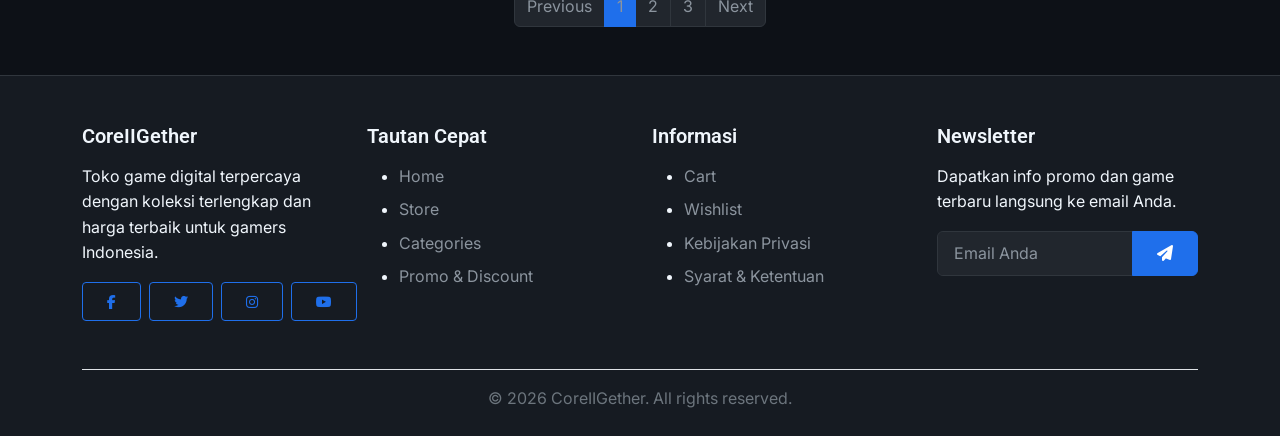
<file: store.html>
<!DOCTYPE html>
<html lang="id">

<head>
  <meta charset="UTF-8">
  <meta name="viewport" content="width=device-width, initial-scale=1.0">
  <title>Store - CoreIIGether</title>

  <!-- Bootstrap 5 CSS -->
  <link href="https://cdn.jsdelivr.net/npm/bootstrap@5.3.0-alpha1/dist/css/bootstrap.min.css" rel="stylesheet">

  <!-- Font Awesome Icons -->
  <link rel="stylesheet" href="https://cdnjs.cloudflare.com/ajax/libs/font-awesome/6.4.0/css/all.min.css">

  <!-- Google Fonts -->
  <link
    href="https://fonts.googleapis.com/css2?family=Inter:wght@300;400;500;600;700&family=Roboto:wght@300;400;500;700&display=swap"
    rel="stylesheet">

  <!-- Custom CSS -->
  <link rel="stylesheet" href="style.css">
  <link rel="stylesheet" href="bootstrap-custom.css">
</head>

<body>
  <!-- Navigation Bar (sama seperti index.html) -->
  <nav class="navbar navbar-expand-lg navbar-dark fixed-top navbar-gamestore">
    <div class="container">
      <a class="navbar-brand" href="index.html">CoreIIGether</a>

      <button class="navbar-toggler" type="button" data-bs-toggle="collapse" data-bs-target="#navbarMain">
        <span class="navbar-toggler-icon"></span>
      </button>

      <div class="collapse navbar-collapse" id="navbarMain">
        <ul class="navbar-nav me-auto mb-2 mb-lg-0">
          <li class="nav-item">
            <a class="nav-link" href="index.html"><i class="fas fa-home me-1"></i> Home</a>
          </li>
          <li class="nav-item">
            <a class="nav-link active" href="store.html"><i class="fas fa-store me-1"></i> Store</a>
          </li>
          <li class="nav-item">
            <a class="nav-link" href="categories.html"><i class="fas fa-tags me-1"></i> Categories</a>
          </li>
          <li class="nav-item">
            <a class="nav-link" href="promo.html"><i class="fas fa-percent me-1"></i> Promo</a>
          </li>
          <li class="nav-item">
            <a class="nav-link" href="news.html"><i class="fas fa-newspaper me-1"></i> News</a>
          </li>
          <li class="nav-item">
            <a class="nav-link" href="cart.html"><i class="fas fa-shopping-cart me-1"></i> Cart</a>
          </li>
          <li class="nav-item">
            <a class="nav-link" href="wishlist.html"><i class="fas fa-heart me-1"></i> Wishlist</a>
          </li>
          <li class="nav-item">
            <a class="nav-link support-link" href="#" role="button"><i class="fas fa-headset me-1"></i> Support</a>
          </li>
        </ul>

        <!-- Compact search dropdown (kept IDs for compatibility with main.js) -->
        <div class="nav-search dropdown ms-3">
          <button class="btn btn-outline-gamestore dropdown-toggle" id="navSearchToggle" data-bs-toggle="dropdown" aria-expanded="false">
            <i class="fas fa-search"></i>
          </button>
          <div class="dropdown-menu dropdown-menu-end p-3">
            <form class="d-flex" id="navSearchForm" onsubmit="return false;">
              <input class="form-control form-control-gamestore me-2" type="search" placeholder="Search games..." id="searchInput">
              <button class="btn btn-primary-gamestore" type="button" id="searchBtn"><i class="fas fa-search"></i></button>
            </form>
          </div>
        </div>
      </div>
    </div>
  </nav>

  <!-- Store Header -->
  <section class="hero-section py-4">
    <div class="container">
      <h1 class="display-5 fw-bold mb-3">Game Store</h1>
      <p class="lead mb-4">Jelajahi katalog lengkap game digital kami</p>

      <!-- Filter Buttons -->
      <div class="d-flex flex-wrap gap-2 mb-4">
        <button class="btn btn-outline-gamestore filter-btn active" data-category="all">
          Semua Game
        </button>
        <button class="btn btn-outline-gamestore filter-btn" data-category="rpg">
          RPG
        </button>
        <button class="btn btn-outline-gamestore filter-btn" data-category="action">
          Action
        </button>
        <button class="btn btn-outline-gamestore filter-btn" data-category="adventure">
          Adventure
        </button>
        <button class="btn btn-outline-gamestore filter-btn" data-category="fps">
          FPS
        </button>
        <button class="btn btn-outline-gamestore filter-btn" data-category="sports">
          Sports
        </button>
      </div>
    </div>
  </section>

  <!-- Store Content -->
  <main class="container">
    <!-- All Games Section -->
    <section class="mb-5">
      <div class="d-flex justify-content-between align-items-center mb-4">
        <h2 class="section-title">Semua Game</h2>
        <div class="d-flex align-items-center">
          <span class="me-3 text-secondary" id="gameCount">Menampilkan 0 game</span>
          <select class="form-select form-control-gamestore w-auto" id="sortSelect">
            <option value="popular">Paling Populer</option>
            <option value="newest">Terbaru</option>
            <option value="price-low">Harga: Rendah ke Tinggi</option>
            <option value="price-high">Harga: Tinggi ke Rendah</option>
            <option value="discount">Diskon Terbesar</option>
          </select>
        </div>
      </div>

      <div class="row g-4" id="gamesContainer">
        <!-- Games will be loaded here by JavaScript -->
      </div>

      <!-- Pagination -->
      <nav class="mt-5">
        <ul class="pagination pagination-gamestore justify-content-center">
          <li class="page-item disabled">
            <a class="page-link" href="#" tabindex="-1">Previous</a>
          </li>
          <li class="page-item active"><a class="page-link" href="#">1</a></li>
          <li class="page-item"><a class="page-link" href="#">2</a></li>
          <li class="page-item"><a class="page-link" href="#">3</a></li>
          <li class="page-item">
            <a class="page-link" href="#">Next</a>
          </li>
        </ul>
      </nav>
    </section>
  </main>

  <!-- Footer (sama seperti index.html) -->
  <footer class="footer-gamestore">
    <div class="container">
      <div class="row">
        <div class="col-lg-3 col-md-6 mb-4">
          <h5 class="mb-3">CoreIIGether</h5>
          <p>Toko game digital terpercaya dengan koleksi terlengkap dan harga terbaik untuk gamers Indonesia.</p>
          <div class="d-flex mt-3">
            <a href="#" class="btn btn-outline-gamestore btn-sm me-2"><i class="fab fa-facebook-f"></i></a>
            <a href="#" class="btn btn-outline-gamestore btn-sm me-2"><i class="fab fa-twitter"></i></a>
            <a href="#" class="btn btn-outline-gamestore btn-sm me-2"><i class="fab fa-instagram"></i></a>
            <a href="#" class="btn btn-outline-gamestore btn-sm"><i class="fab fa-youtube"></i></a>
          </div>
        </div>

        <div class="col-lg-3 col-md-6 mb-4">
          <h5 class="mb-3">Tautan Cepat</h5>
          <ul class="footer-links">
            <li><a href="index.html">Home</a></li>
            <li><a href="store.html">Store</a></li>
            <li><a href="categories.html">Categories</a></li>
            <li><a href="promo.html">Promo & Discount</a></li>
          </ul>
        </div>

        <div class="col-lg-3 col-md-6 mb-4">
          <h5 class="mb-3">Informasi</h5>
          <ul class="footer-links">
            <li><a href="cart.html">Cart</a></li>
            <li><a href="wishlist.html">Wishlist</a></li>
            <li><a href="#">Kebijakan Privasi</a></li>
            <li><a href="#">Syarat & Ketentuan</a></li>
          </ul>
        </div>

        <div class="col-lg-3 col-md-6 mb-4">
          <h5 class="mb-3">Newsletter</h5>
          <p>Dapatkan info promo dan game terbaru langsung ke email Anda.</p>
          <form id="newsletterForm">
            <div class="input-group mb-3">
              <input type="email" class="form-control form-control-gamestore" placeholder="Email Anda" required>
              <button class="btn btn-primary-gamestore" type="submit"><i class="fas fa-paper-plane"></i></button>
            </div>
          </form>
        </div>
      </div>

      <div class="border-top pt-3 mt-4 text-center">
  <p class="text-secondary mb-0">&copy; 2026 CoreIIGether. All rights reserved.</p>
      </div>
    </div>
  </footer>

  

  <!-- Bootstrap 5 JS Bundle -->
  <!-- floating music control removed from this page (centralized in index.html) -->
  <script src="https://cdn.jsdelivr.net/npm/bootstrap@5.3.0-alpha1/dist/js/bootstrap.bundle.min.js"></script>

  <!-- Custom JS -->
  <script src="games.js"></script>
  <script src="utils.js"></script>
  <script src="main.js"></script>

  <!-- Store-specific JS -->
  <script>
    // Store page initialization - robust for SPA and full loads
    (function storeInit() {
      function init() {
        // Check URL params for category filter
        const params = typeof getUrlParams === 'function' ? getUrlParams() : {};
        const initialCategory = params.category || 'all';

        // Set active filter button if present
        const activeBtn = document.querySelector(`.filter-btn[data-category="${initialCategory}"]`);
        if (activeBtn) {
          document.querySelectorAll('.filter-btn').forEach(b => b.classList.remove('active'));
          activeBtn.classList.add('active');
        }

        // Load games using initial category
        if (typeof filterGames === 'function') filterGames(initialCategory);

        // Sort functionality
        const sortSelect = document.getElementById('sortSelect');
        if (sortSelect) {
          sortSelect.addEventListener('change', function () {
            const sortBy = this.value;
            if (typeof sortGames === 'function') sortGames(sortBy);
          });
        }
      }

      if (document.readyState === 'interactive' || document.readyState === 'complete') {
        init();
      } else {
        document.addEventListener('DOMContentLoaded', init);
      }

      // Also run when SPA loads the page
      document.addEventListener('spa:pageLoaded', function () {
        try { init(); } catch (e) {}
      });
    })();

    // Sort games function
    function sortGames(sortBy) {
      const gamesContainer = document.getElementById('gamesContainer');
      if (!gamesContainer) return;

      let sortedGames = [...getAllGames()];

      switch (sortBy) {
        case 'newest':
          sortedGames.sort((a, b) => new Date(b.releaseDate) - new Date(a.releaseDate));
          break;
        case 'price-low':
          sortedGames.sort((a, b) => {
            const priceA = a.discount > 0 ? calculateDiscountPrice(a.price, a.discount) : a.price;
            const priceB = b.discount > 0 ? calculateDiscountPrice(b.price, b.discount) : b.price;
            return priceA - priceB;
          });
          break;
        case 'price-high':
          sortedGames.sort((a, b) => {
            const priceA = a.discount > 0 ? calculateDiscountPrice(a.price, a.discount) : a.price;
            const priceB = b.discount > 0 ? calculateDiscountPrice(b.price, b.discount) : b.price;
            return priceB - priceA;
          });
          break;
        case 'discount':
          sortedGames.sort((a, b) => b.discount - a.discount);
          break;
        case 'popular':
        default:
          sortedGames.sort((a, b) => b.rating - a.rating);
          break;
      }

      gamesContainer.innerHTML = sortedGames
        .slice(0, 8)
        .map(game => createGameCard(game))
        .join('');

      updateGameCount(sortedGames.length);
    }

    // Update game count display
    function updateGameCount(count) {
      const gameCountElement = document.getElementById('gameCount');
      if (gameCountElement) {
        gameCountElement.textContent = `Menampilkan ${count} game`;
      }
    }

    // Override filterGames for store page
    const originalFilterGames = window.filterGames;
    window.filterGames = function (category) {
      originalFilterGames(category);

      // Update game count
      const games = category === 'all' ? getAllGames() : getGamesByGenre(category);
      updateGameCount(games.length);
    };
  </script>
  <!-- Floating music control (restored) -->
  <div class="floating-music" aria-hidden="false">
    <button id="floatingMusicBtn" title="Play / Pause background music"><i class="fas fa-play"></i></button>
    <div class="floating-label">Background Music</div>
  </div>
</body>

</html>
</file>
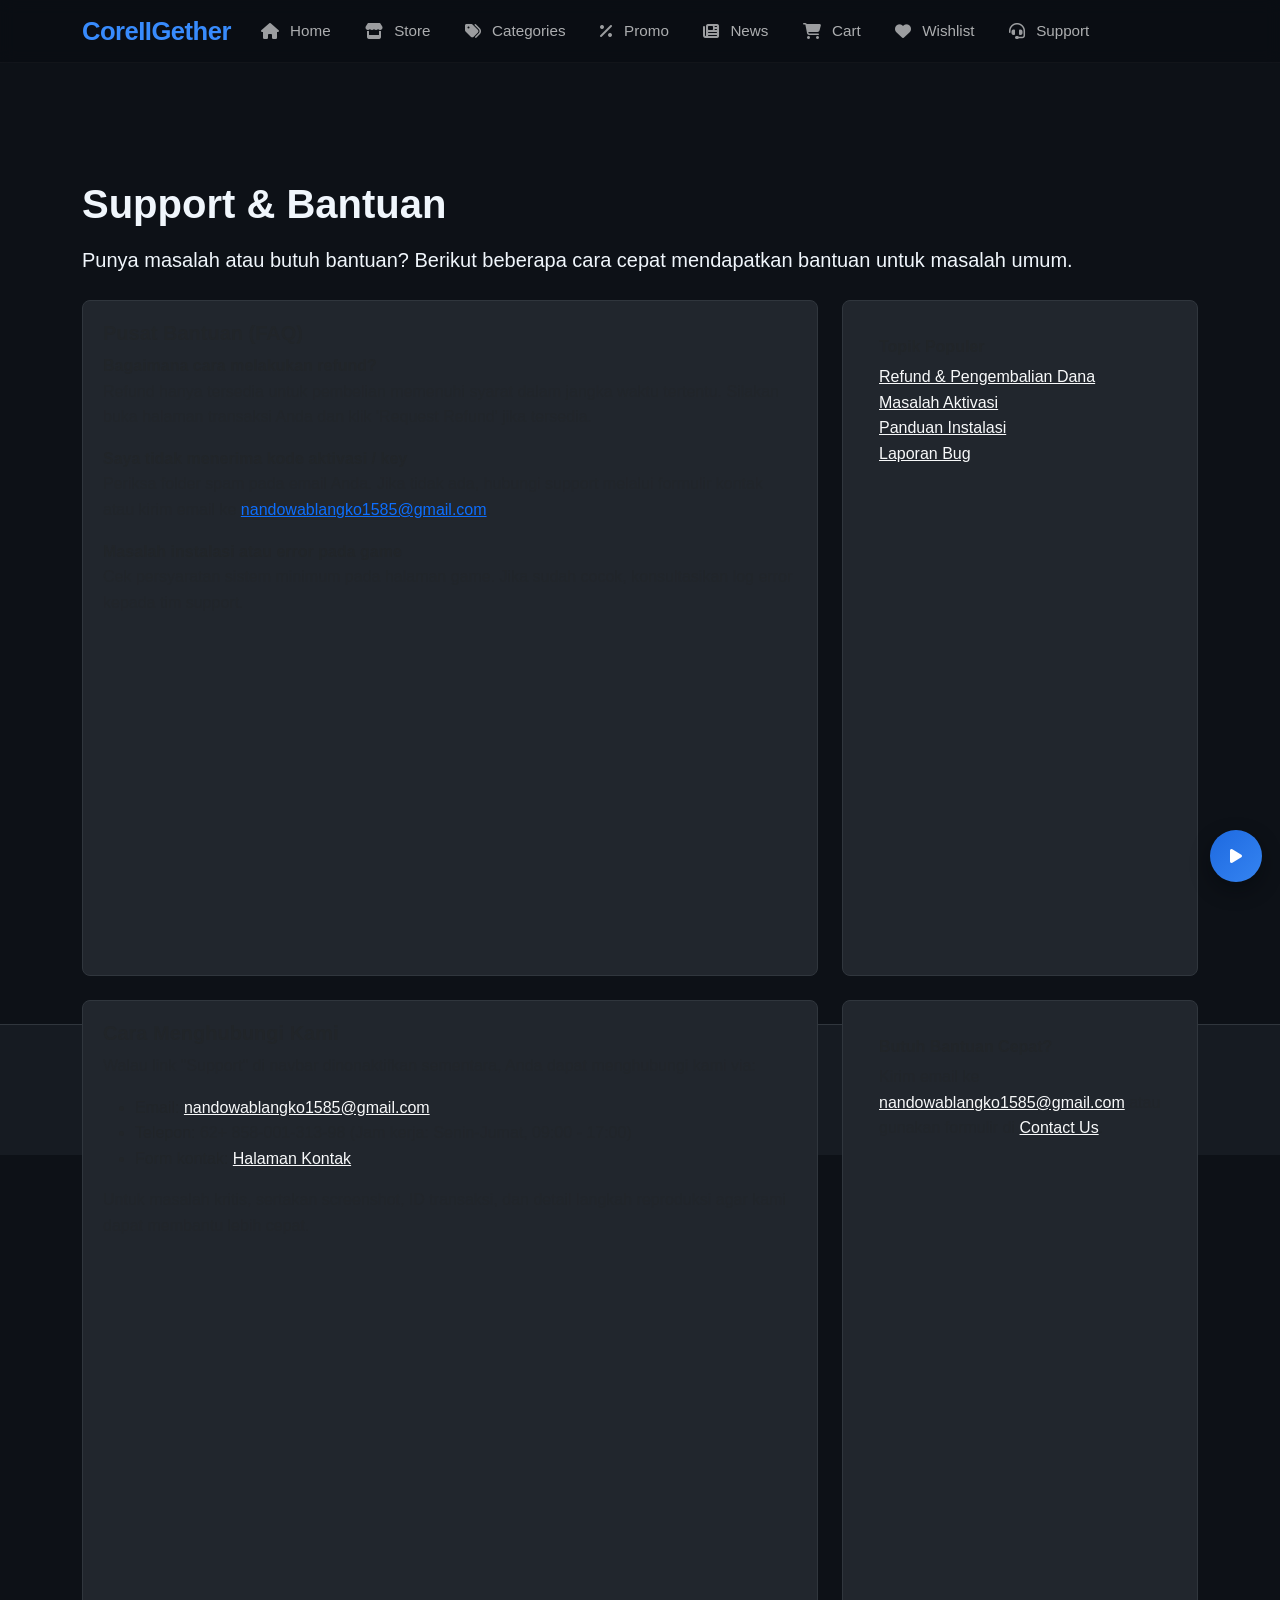
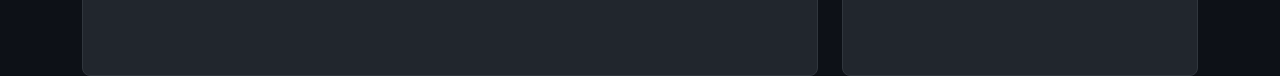
<file: support.html>
<!DOCTYPE html>
<html lang="id">

<head>
  <meta charset="UTF-8">
  <meta name="viewport" content="width=device-width, initial-scale=1.0">
  <title>Support - CoreIIGether</title>

  <link href="https://cdn.jsdelivr.net/npm/bootstrap@5.3.0-alpha1/dist/css/bootstrap.min.css" rel="stylesheet">
  <link rel="stylesheet" href="https://cdnjs.cloudflare.com/ajax/libs/font-awesome/6.4.0/css/all.min.css">
  <link rel="stylesheet" href="style.css">
  <link rel="stylesheet" href="bootstrap-custom.css">
</head>

<body>
  <nav class="navbar navbar-expand-lg navbar-dark fixed-top navbar-gamestore">
    <div class="container">
  <a class="navbar-brand" href="index.html">CoreIIGether</a>
      <button class="navbar-toggler" type="button" data-bs-toggle="collapse" data-bs-target="#navbarMain">
        <span class="navbar-toggler-icon"></span>
      </button>

      <div class="collapse navbar-collapse" id="navbarMain">
        <ul class="navbar-nav me-auto mb-2 mb-lg-0">
          <li class="nav-item"><a class="nav-link" href="index.html"><i class="fas fa-home me-1"></i> Home</a></li>
          <li class="nav-item"><a class="nav-link" href="store.html"><i class="fas fa-store me-1"></i> Store</a></li>
          <li class="nav-item"><a class="nav-link" href="categories.html"><i class="fas fa-tags me-1"></i> Categories</a></li>
          <li class="nav-item"><a class="nav-link" href="promo.html"><i class="fas fa-percent me-1"></i> Promo</a></li>
          <li class="nav-item"><a class="nav-link" href="news.html"><i class="fas fa-newspaper me-1"></i> News</a></li>
          <li class="nav-item"><a class="nav-link" href="cart.html"><i class="fas fa-shopping-cart me-1"></i> Cart</a></li>
          <li class="nav-item"><a class="nav-link" href="wishlist.html"><i class="fas fa-heart me-1"></i> Wishlist</a></li>
          <li class="nav-item"><a class="nav-link support-link" href="#" role="button"><i class="fas fa-headset me-1"></i> Support</a></li>
        </ul>
      </div>
    </div>
  </nav>

  <main class="container" style="padding-top:100px;">
    <h1 class="mb-3">Support & Bantuan</h1>
    <p class="lead">Punya masalah atau butuh bantuan? Berikut beberapa cara cepat mendapatkan bantuan untuk masalah umum.</p>

    <div class="row mt-4">
      <div class="col-lg-8">
        <div class="card game-card mb-4">
          <div class="game-card-body">
            <h5 class="card-title">Pusat Bantuan (FAQ)</h5>
            <ul class="list-unstyled">
              <li class="mb-3">
                <strong>Bagaimana cara melakukan refund?</strong>
                <p class="mb-0 text-muted">Refund hanya tersedia untuk pembelian memenuhi syarat dalam jangka waktu tertentu. Silakan buka halaman transaksi Anda dan klik 'Request Refund' jika tersedia.</p>
              </li>
              <li class="mb-3">
                <strong>Saya tidak menerima kode aktivasi / key</strong>
                <p class="mb-0 text-muted">Periksa folder spam pada email Anda. Jika tidak ada, hubungi support melalui formulir kontak atau kirim email ke <a href="mailto:nandowablangko1585@gmail.com">nandowablangko1585@gmail.com</a>.</p>
              </li>
              <li class="mb-3">
                <strong>Masalah instalasi atau error pada game</strong>
                <p class="mb-0 text-muted">Cek persyaratan sistem minimum pada halaman game. Jika sudah cocok, konsultasikan log error kepada tim support.</p>
              </li>
            </ul>
          </div>
        </div>

        <div class="card game-card mb-4">
          <div class="game-card-body">
            <h5 class="card-title">Cara Menghubungi Kami</h5>
            <p class="text-muted">Walau link "Support" di navbar dinonaktifkan sementara, Anda dapat menghubungi kami via:</p>
            <ul>
              <li>Email: <a class="link-light" href="mailto:nandowablangko1585@gmail.com">nandowablangko1585@gmail.com</a></li>
              <li>Telepon: <span class="text-muted">62+ 858-001-313-98 (Jam kerja: Senin-Jumat, 09:00 - 17:00)</span></li>
              <li>Form kontak: <a class="link-light" href="contact.html">Halaman Kontak</a></li>
            </ul>
            <p class="mt-3 text-muted">Untuk masalah kritis, sertakan screenshot, ID transaksi, dan detail langkah reproduksi agar kami dapat membantu lebih cepat.</p>
          </div>
        </div>

      </div>
      <div class="col-lg-4">
        <div class="card game-card p-3 mb-4">
          <div class="game-card-body">
            <h6>Topik Populer</h6>
            <ul class="list-unstyled">
              <li><a class="link-light" href="#">Refund & Pengembalian Dana</a></li>
              <li><a class="link-light" href="#">Masalah Aktivasi</a></li>
              <li><a class="link-light" href="#">Panduan Instalasi</a></li>
              <li><a class="link-light" href="#">Laporan Bug</a></li>
            </ul>
          </div>
        </div>

        <div class="card game-card p-3">
          <div class="game-card-body">
            <h6>Butuh Bantuan Cepat?</h6>
            <p class="text-muted">Kirim email ke <a class="link-light" href="mailto:nandowablangko1585@gmail.com">nandowablangko1585@gmail.com</a> atau gunakan formulir di <a class="link-light" href="contact.html">Contact Us</a>.</p>
          </div>
        </div>
      </div>
    </div>

  </main>

  <footer class="footer-gamestore mt-5">
    <div class="container text-center py-3">&copy; 2026 CoreIIGether. All rights reserved.</div>
  </footer>

  <!-- floating music control removed from this page (centralized in index.html) -->

  <script src="https://cdn.jsdelivr.net/npm/bootstrap@5.3.0-alpha1/dist/js/bootstrap.bundle.min.js"></script>
  <script src="games.js"></script>
  <script src="utils.js"></script>
  <script src="main.js"></script>
  <!-- Floating music control (restored) -->
  <div class="floating-music" aria-hidden="false">
    <button id="floatingMusicBtn" title="Play / Pause background music"><i class="fas fa-play"></i></button>
    <div class="floating-label">Background Music</div>
  </div>
</body>

</html>
</file>
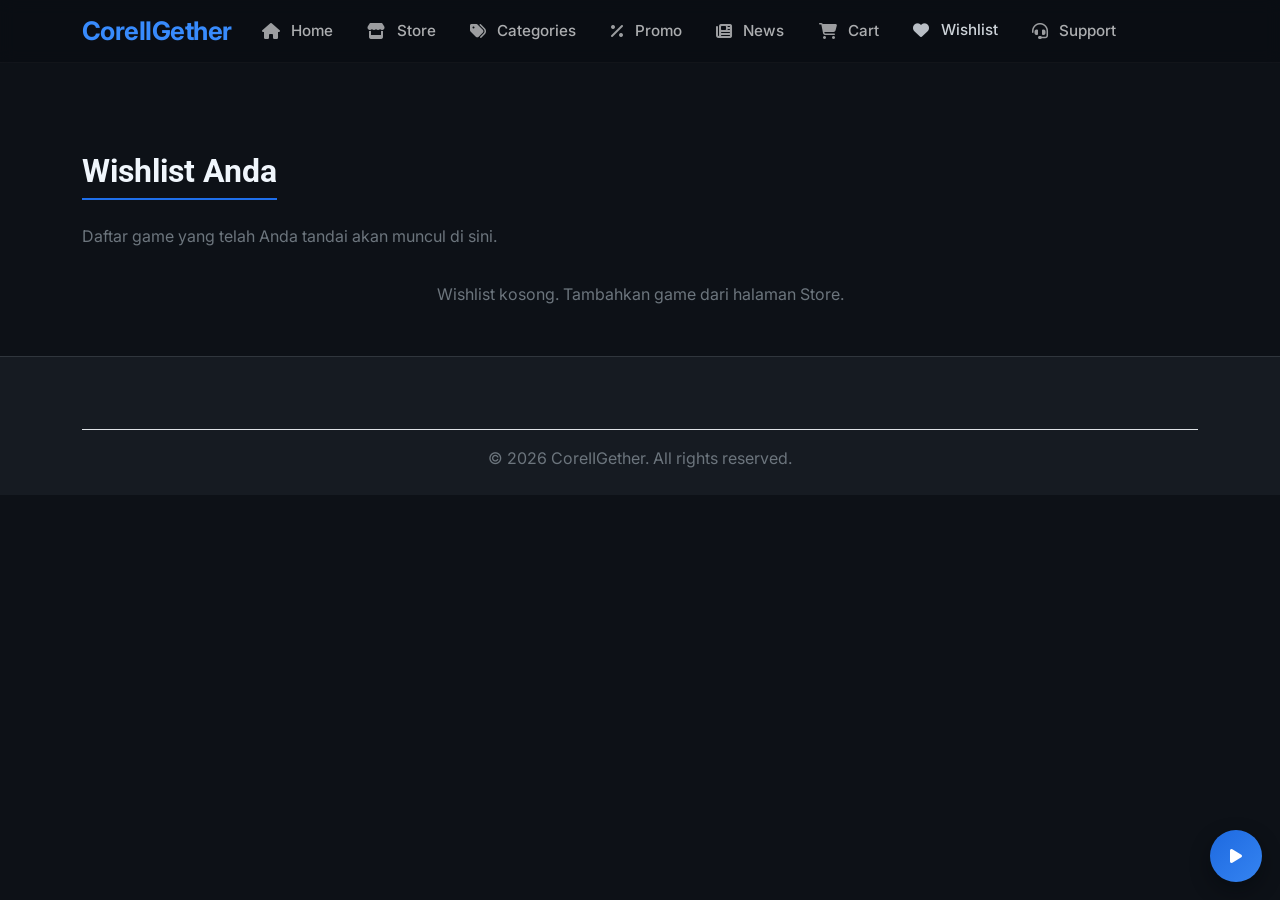
<file: wishlist.html>
<!DOCTYPE html>
<html lang="id">
<head>
  <meta charset="UTF-8">
  <meta name="viewport" content="width=device-width, initial-scale=1.0">
  <title>Wishlist - CoreIIGether</title>

  <link href="https://cdn.jsdelivr.net/npm/bootstrap@5.3.0-alpha1/dist/css/bootstrap.min.css" rel="stylesheet">
  <link rel="stylesheet" href="https://cdnjs.cloudflare.com/ajax/libs/font-awesome/6.4.0/css/all.min.css">
  <link href="https://fonts.googleapis.com/css2?family=Inter:wght@300;400;500;600;700&family=Roboto:wght@300;400;500;700&display=swap" rel="stylesheet">
  <link rel="stylesheet" href="style.css">
</head>
<body>
  <!-- Navigation Bar -->
  <nav class="navbar navbar-expand-lg navbar-dark fixed-top navbar-gamestore">
    <div class="container">
      <a class="navbar-brand" href="index.html">CoreIIGether</a>

      <button class="navbar-toggler" type="button" data-bs-toggle="collapse" data-bs-target="#navbarMain">
        <span class="navbar-toggler-icon"></span>
      </button>

      <div class="collapse navbar-collapse" id="navbarMain">
        <ul class="navbar-nav me-auto mb-2 mb-lg-0">
          <li class="nav-item"><a class="nav-link" href="index.html"><i class="fas fa-home me-1"></i> Home</a></li>
          <li class="nav-item"><a class="nav-link" href="store.html"><i class="fas fa-store me-1"></i> Store</a></li>
          <li class="nav-item"><a class="nav-link" href="categories.html"><i class="fas fa-tags me-1"></i> Categories</a></li>
          <li class="nav-item"><a class="nav-link" href="promo.html"><i class="fas fa-percent me-1"></i> Promo</a></li>
          <li class="nav-item"><a class="nav-link" href="news.html"><i class="fas fa-newspaper me-1"></i> News</a></li>
          <li class="nav-item"><a class="nav-link" href="cart.html"><i class="fas fa-shopping-cart me-1"></i> Cart</a></li>
          <li class="nav-item"><a class="nav-link active" href="wishlist.html"><i class="fas fa-heart me-1"></i> Wishlist</a></li>
          <li class="nav-item"><a class="nav-link support-link" href="#" role="button"><i class="fas fa-headset me-1"></i> Support</a></li>
        </ul>

        <div class="nav-search dropdown ms-3">
          <button class="btn btn-outline-gamestore dropdown-toggle" id="navSearchToggle" data-bs-toggle="dropdown" aria-expanded="false">
            <i class="fas fa-search"></i>
          </button>
          <div class="dropdown-menu dropdown-menu-end p-3">
            <form class="d-flex" id="navSearchForm" onsubmit="return false;">
              <input class="form-control form-control-gamestore me-2" type="search" placeholder="Search games..." id="searchInput">
              <button class="btn btn-primary-gamestore" type="button" id="searchBtn"><i class="fas fa-search"></i></button>
            </form>
          </div>
        </div>
      </div>
    </div>
  </nav>

  <main class="container mt-5 pt-4">
    <h2 class="section-title">Wishlist Anda</h2>
    <p class="text-secondary">Daftar game yang telah Anda tandai akan muncul di sini.</p>
    <div id="wishlistContainer" class="row g-3 mt-3">
      <div class="col-12 text-center text-secondary">Wishlist kosong. Tambahkan game dari halaman Store.</div>
    </div>
  </main>

  <footer class="footer-gamestore mt-5">
    <div class="container">
      <div class="border-top pt-3 mt-4 text-center">
  <p class="text-secondary mb-0">&copy; 2026 CoreIIGether. All rights reserved.</p>
      </div>
    </div>
  </footer>
  <!-- floating music control removed from this page (centralized in index.html) -->

  <script src="https://cdn.jsdelivr.net/npm/bootstrap@5.3.0-alpha1/dist/js/bootstrap.bundle.min.js"></script>
  <script src="games.js"></script>
  <script src="utils.js"></script>
  <script src="main.js"></script>
  <script>
    // Render wishlist from localStorage
    function renderWishlist() {
      const container = document.getElementById('wishlistContainer');
      const wishlist = loadFromLocalStorage('wishlist') || [];

      if (!container) return;

      if (!wishlist.length) {
        container.innerHTML = '<div class="col-12 text-center text-secondary">Wishlist kosong. Tambahkan game dari halaman Store.</div>';
        return;
      }

      container.innerHTML = wishlist.map(item => `
        <div class="col-md-6 col-lg-4">
          <div class="card card-body wishlist-card d-flex flex-row gap-3 align-items-center">
            <img src="${item.image}" alt="${item.title}" style="width:72px; height:72px; object-fit:cover; border-radius:6px;">
            <div class="flex-grow-1">
              <div class="fw-bold">${item.title}</div>
              <div class="text-secondary small">Rp ${item.price.toLocaleString('id-ID')}${item.discount ? ` • -${item.discount}%` : ''}</div>
            </div>
            <div class="d-flex flex-column align-items-end">
              <button class="btn btn-sm btn-primary-gamestore mb-2 wishlist-add-cart" data-game-id="${item.id}">Pindah ke Cart</button>
              <button class="btn btn-sm btn-outline-gamestore wishlist-remove" data-game-id="${item.id}"><i class="fas fa-trash"></i></button>
            </div>
          </div>
        </div>
      `).join('');
    }

    // Delegated click handlers for wishlist actions
    document.addEventListener('click', function (e) {
      const addBtn = e.target.closest('.wishlist-add-cart');
      if (addBtn) {
        const id = parseInt(addBtn.dataset.gameId, 10);
        if (!isNaN(id)) {
          addToCart(id);
          // remove from wishlist
          const wl = loadFromLocalStorage('wishlist') || [];
          const newWl = wl.filter(i => i.id !== id);
          saveToLocalStorage('wishlist', newWl);
          showAlert('Item dipindahkan ke Cart', 'success');
          renderWishlist();
        }
        return;
      }

      const remBtn = e.target.closest('.wishlist-remove');
      if (remBtn) {
        const id = parseInt(remBtn.dataset.gameId, 10);
        if (!isNaN(id)) {
          const wl = loadFromLocalStorage('wishlist') || [];
          const newWl = wl.filter(i => i.id !== id);
          saveToLocalStorage('wishlist', newWl);
          showAlert('Item dihapus dari Wishlist', 'info');
          renderWishlist();
        }
        return;
      }
    });

    // Initial render
    document.addEventListener('DOMContentLoaded', function() {
      renderWishlist();
    });
  </script>
  </script>
    <!-- Floating music control (restored) -->
    <div class="floating-music" aria-hidden="false">
      <button id="floatingMusicBtn" title="Play / Pause background music"><i class="fas fa-play"></i></button>
      <div class="floating-label">Background Music</div>
    </div>
  </body>
  </html>
</html>
</file>
<file: style.css>
/* style.css - Main custom styles for CoreIIGether */

:root {
  --primary-dark: #0d1117;
  --secondary-dark: #161b22;
  --accent-blue: #1f6feb;
  --accent-blue-light: #388bfd;
  --text-primary: #f0f6fc;
  --text-secondary: #8b949e;
  --card-bg: #21262d;
  --card-border: #30363d;
  --success-color: #238636;
  --warning-color: #f0883e;
}

* {
  margin: 0;
  padding: 0;
  box-sizing: border-box;
}

body {
  font-family: 'Inter', sans-serif;
  background-color: var(--primary-dark);
  color: var(--text-primary);
  line-height: 1.6;
  min-height: 100vh;
  padding-top: 80px;
  /* Untuk memberi ruang pada fixed navbar */
}

body[data-theme="light"] {
  --primary-dark: #f6f8fa;
  --secondary-dark: #ffffff;
  --accent-blue: #0969da;
  --accent-blue-light: #1a7f37;
  --text-primary: #24292f;
  --text-secondary: #57606a;
  --card-bg: #ffffff;
  --card-border: #d0d7de;
  --success-color: #1a7f37;
  --warning-color: #bf8700;
}

h1,
h2,
h3,
h4,
h5,
h6 {
  font-family: 'Roboto', sans-serif;
  font-weight: 600;
}

/* Navbar Styling - Minimal translucent (glass) style for futuristic dark UI */
.navbar-gamestore {
  /* translucent background so page content is slightly visible behind navbar */
  background-color: rgba(6, 10, 15, 0.36) !important;
  -webkit-backdrop-filter: blur(8px);
  backdrop-filter: blur(8px);
  border-bottom: 1px solid rgba(255, 255, 255, 0.03);
  padding: 0.6rem 0;
  box-shadow: none; /* keep it clean and minimal */
  transition: background-color 220ms ease, border-color 220ms ease, transform 220ms ease;
}

/* Keep navbar items on one line and avoid wrapping */
.navbar-gamestore .navbar-collapse {
  white-space: nowrap;
}

.navbar-gamestore .navbar-nav {
  flex-wrap: nowrap; /* prevent wrapping to new line */
  gap: 0.5rem; /* spacing between items */
  align-items: center;
}

.navbar-gamestore .nav-link {
  white-space: nowrap; /* prevent link text wrapping */
  display: inline-flex;
  align-items: center;
}

/* Make the search form compact and not grow/shrink unexpectedly */
.navbar-gamestore form.d-flex {
  flex: 0 0 auto;
}

.navbar-gamestore .input-group {
  min-width: 160px;
  max-width: 300px;
}

/* When viewport is narrow let navbar collapse as usual */
@media (max-width: 991px) {
  .navbar-gamestore .navbar-nav {
    flex-wrap: wrap; /* allow wrapping inside collapsed menu */
  }
  .navbar-gamestore .input-group {
    width: 100%;
    min-width: 0;
  }
}

/* Nav search dropdown styling */
.nav-search .dropdown-toggle {
  height: 40px;
  display: inline-flex;
  align-items: center;
  justify-content: center;
  padding: 0.35rem 0.6rem;
  border-radius: 8px;
}

.nav-search .dropdown-menu {
  /* match navbar glass look */
  background-color: rgba(10, 14, 20, 0.55);
  -webkit-backdrop-filter: blur(6px);
  backdrop-filter: blur(6px);
  border: 1px solid rgba(255,255,255,0.035);
  min-width: 240px;
  box-shadow: 0 10px 30px rgba(2,6,12,0.45);
}

/* animate dropdown (scale + fade) */
.nav-search .dropdown-menu {
  transform: scale(0.95);
  opacity: 0;
  transition: transform 180ms ease, opacity 180ms ease;
  transform-origin: top right;
}

.nav-search .dropdown-menu.show {
  transform: scale(1);
  opacity: 1;
}

/* Floating controls: move search and dark-mode toggle to bottom-right and keep fixed */
.nav-search {
  position: fixed;
  right: 20px;
  bottom: 20px;
  z-index: 1080; /* above most UI elements */
  display: flex;
  align-items: center;
  gap: 0.5rem;
  pointer-events: auto;
}

.nav-search .dropdown-toggle {
  display: none; /* hide top toggle button, we'll show the search input directly */
}

.nav-search .dropdown-menu {
  position: static !important;
  display: flex !important;
  align-items: center;
  gap: 0.5rem;
  padding: 0.45rem 0.6rem !important;
  min-width: 260px;
  border-radius: 12px;
}

.nav-search .form-control {
  width: 170px;
  padding: 0.45rem 0.6rem;
  border-radius: 8px;
  border: 1px solid rgba(255,255,255,0.04);
  background-color: rgba(10,14,20,0.45);
  color: var(--text-primary);
  box-shadow: none;
}

#searchBtn {
  padding: 0.35rem 0.6rem;
  border-radius: 8px;
}

/* Dark mode toggle floating button */
#darkModeToggle {
  position: fixed;
  right: 20px;
  bottom: 84px; /* sits above the search bar */
  z-index: 1080;
  width: 44px;
  height: 44px;
  padding: 0.35rem;
  display: inline-flex;
  align-items: center;
  justify-content: center;
  border-radius: 10px;
  background-color: rgba(6,10,15,0.42);
  border: 1px solid rgba(255,255,255,0.035);
}

/* Adjust icon size inside the floating controls */
#darkModeToggle i,
.nav-search .fa-search {
  font-size: 1.05rem;
  color: var(--text-primary);
}

/* On very small screens, compress the controls a bit */
@media (max-width: 420px) {
  .nav-search .form-control { width: 120px; }
  #darkModeToggle { right: 12px; bottom: 72px; }
  .nav-search { right: 12px; bottom: 12px; }
}

/* Floating music control (bottom-right) */
.floating-music {
  position: fixed;
  right: 18px;
  bottom: 18px;
  z-index: 2000;
  display: flex;
  align-items: center;
  gap: 8px;
}
.floating-music button#floatingMusicBtn {
  width: 52px;
  height: 52px;
  border-radius: 999px;
  display: inline-flex;
  align-items: center;
  justify-content: center;
  background: linear-gradient(135deg, rgba(31,111,235,0.95), rgba(56,139,253,0.95));
  color: #fff;
  border: none;
  box-shadow: 0 8px 20px rgba(2,6,12,0.45);
  cursor: pointer;
  transition: transform 160ms ease, box-shadow 160ms ease, opacity 160ms ease;
}
.floating-music button#floatingMusicBtn:active { transform: scale(0.96); }
.floating-music button#floatingMusicBtn .fa { font-size: 1.05rem; }
.floating-music .floating-label {
  background: rgba(6,10,15,0.6);
  color: var(--text-primary);
  padding: 6px 10px;
  border-radius: 8px;
  font-size: 0.85rem;
  display: none; /* hidden by default, can be enabled if desired */
}

@media (max-width: 420px) {
  .floating-music { right: 12px; bottom: 12px; }
  .floating-music .floating-label { display: none; }
}

.nav-search .form-control {
  background-color: var(--card-bg);
  border: 1px solid var(--card-border);
  color: var(--text-primary);
}

.nav-search .btn-primary-gamestore {
  padding: 0.35rem 0.8rem;
}

/* On small screens keep search full width inside dropdown */
@media (max-width: 576px) {
  .nav-search .dropdown-menu {
    min-width: 200px;
  }
}

.navbar-brand {
  font-weight: 700;
  font-size: 1.6rem;
  color: var(--accent-blue-light) !important;
  letter-spacing: -0.02em;
}

.navbar-brand span {
  color: var(--text-primary);
  font-weight: 600;
}

.nav-link {
  color: rgba(255,255,255,0.78) !important; /* visible over translucent background */
  font-weight: 500;
  margin: 0 6px;
  transition: color 180ms ease, transform 160ms ease;
  opacity: 0.85;
  display: inline-flex;
  align-items: center;
  gap: 0.45rem;
}

.nav-link svg,
.nav-link .fa,
.nav-link i {
  opacity: 0.9;
  font-size: 1.05rem;
}

.nav-link:hover,
.nav-link.active {
  color: var(--text-primary) !important;
  opacity: 1;
  transform: translateY(-1px);
}

.navbar-toggler {
  border-color: rgba(255,255,255,0.06);
}

.navbar-toggler-icon {
  background-image: url("data:image/svg+xml,%3csvg xmlns='http://www.w3.org/2000/svg' viewBox='0 0 30 30'%3e%3cpath stroke='rgba%28255, 255, 255, 0.82%29' stroke-linecap='round' stroke-miterlimit='10' stroke-width='2' d='M4 7h22M4 15h22M4 23h22'/%3e%3c/svg%3e");
}

body[data-theme="light"] .navbar-toggler-icon {
  background-image: url("data:image/svg+xml,%3csvg xmlns='http://www.w3.org/2000/svg' viewBox='0 0 30 30'%3e%3cpath stroke='rgba%280, 0, 0, 0.7%29' stroke-linecap='round' stroke-miterlimit='10' stroke-width='2' d='M4 7h22M4 15h22M4 23h22'/%3e%3c/svg%3e");
}

/* Compact / minimal navbar tweaks to make menu rapi */
.navbar-gamestore {
  padding: 0.35rem 0;
}
.navbar-gamestore .navbar-nav {
  gap: 0.4rem;
}
.navbar-gamestore .nav-link {
  padding: 0.25rem 6px;
  font-size: 0.95rem;
  opacity: 0.85;
}
.navbar-gamestore .nav-link i {
  font-size: 1rem;
}

/* Wishlist card — dark, subtle, and esthetic */
.wishlist-card {
  background-color: rgba(255,255,255,0.02); /* very subtle light on dark */
  border: 1px solid rgba(255,255,255,0.035);
  color: var(--text-primary);
  box-shadow: 0 6px 18px rgba(2,6,12,0.45);
}
.wishlist-card .fw-bold {
  color: var(--text-primary);
}
.wishlist-card .text-secondary {
  color: var(--text-secondary);
}
.wishlist-card img {
  border-radius: 8px;
  box-shadow: 0 4px 8px rgba(0,0,0,0.35);
}
.wishlist-card .wishlist-add-cart {
  min-width: 120px;
}

/* Ensure cards look good in light theme as well */
body[data-theme="light"] .wishlist-card {
  background-color: var(--card-bg);
  border-color: var(--card-border);
}

/* Hero Section */
.hero-section {
  background: linear-gradient(rgba(13, 17, 23, 0.9), rgba(13, 17, 23, 0.9)), url("bahan/bg_game.jpg");
  background-size: cover;
  background-position: center;
  padding: 4rem 0;
  border-bottom: 1px solid var(--card-border);
  margin-bottom: 2rem;
}

body[data-theme="light"] .hero-section {
  background: linear-gradient(rgba(246, 248, 250, 0.9), rgba(246, 248, 250, 0.9)), url("bahan/bg_game.jpg");
}

/* Game Card Styling */
.game-card {
  background-color: var(--card-bg);
  border: 1px solid var(--card-border);
  border-radius: 8px;
  overflow: hidden;
  transition: transform 0.3s, box-shadow 0.3s, border-color 0.3s;
  height: 100%;
  cursor: pointer;
}

.game-card:hover {
  transform: translateY(-5px);
  box-shadow: 0 10px 20px rgba(0, 0, 0, 0.2);
  border-color: var(--accent-blue);
}

.game-card img {
  width: 100%;
  height: 200px;
  object-fit: cover;
  transition: transform 0.3s;
}

.game-card:hover img {
  transform: scale(1.05);
}

.game-card-body {
  padding: 1.2rem;
}

.game-title {
  font-size: 1.1rem;
  font-weight: 600;
  margin-bottom: 0.5rem;
  color: var(--text-primary);
  white-space: nowrap;
  overflow: hidden;
  text-overflow: ellipsis;
}

.game-genre {
  font-size: 0.85rem;
  color: var(--text-secondary);
  margin-bottom: 0.8rem;
}

.game-price {
  font-size: 1.2rem;
  font-weight: 700;
  color: var(--text-primary);
  margin-bottom: 0.5rem;
}

.game-price.discount {
  color: var(--warning-color);
}

.original-price {
  text-decoration: line-through;
  color: var(--text-secondary);
  font-size: 0.9rem;
  margin-right: 0.5rem;
}

/* Button Styling */
.btn-primary-gamestore {
  background-color: var(--accent-blue);
  border-color: var(--accent-blue);
  color: white;
  font-weight: 600;
  padding: 0.5rem 1.5rem;
  transition: background-color 0.3s, border-color 0.3s, transform 0.2s;
}

.btn-primary-gamestore:hover {
  background-color: var(--accent-blue-light);
  border-color: var(--accent-blue-light);
  transform: translateY(-2px);
}

.btn-outline-gamestore {
  background-color: transparent;
  border-color: var(--accent-blue);
  color: var(--accent-blue);
  font-weight: 600;
  padding: 0.5rem 1.5rem;
  transition: all 0.3s;
}

.btn-outline-gamestore:hover {
  background-color: var(--accent-blue);
  color: white;
}

/* Section Styling */
.section-title {
  color: var(--text-primary);
  font-weight: 700;
  margin-bottom: 1.5rem;
  padding-bottom: 0.5rem;
  border-bottom: 2px solid var(--accent-blue);
  display: inline-block;
}

/* Footer Styling */
.footer-gamestore {
  background-color: var(--secondary-dark);
  border-top: 1px solid var(--card-border);
  padding: 3rem 0 1.5rem;
  margin-top: 3rem;
}

.footer-links h5 {
  color: var(--text-primary);
  margin-bottom: 1rem;
  font-size: 1.1rem;
}

.footer-links ul {
  list-style: none;
  padding-left: 0;
}

.footer-links li {
  margin-bottom: 0.5rem;
}

.footer-links a {
  color: var(--text-secondary);
  text-decoration: none;
  transition: color 0.3s;
}

.footer-links a:hover {
  color: var(--accent-blue-light);
}

/* Badge Styling */
.badge-gamestore {
  background-color: var(--accent-blue);
  color: white;
  font-weight: 500;
  padding: 0.4rem 0.8rem;
  border-radius: 4px;
}

.badge-discount {
  background-color: var(--warning-color);
  color: white;
  font-weight: 600;
  padding: 0.3rem 0.6rem;
  border-radius: 4px;
  font-size: 0.8rem;
}

/* Slightly increase modal text contrast */
.modal-content.bg-dark { background-color: rgba(8,10,12,0.96); }

/* Game Detail Page */
.game-detail-hero {
  background: linear-gradient(rgba(13, 17, 23, 0.8), rgba(13, 17, 23, 0.9)), url('https://images.unsplash.com/photo-1534423861386-85a16f5d13fd?ixlib=rb-4.0.3&ixid=M3wxMjA3fDB8MHxwaG90by1wYWdlfHx8fGVufDB8fHx8fA%3D%3D&auto=format&fit=crop&w=1770&q=80');
  background-size: cover;
  background-position: center;
  padding: 3rem 0;
  border-bottom: 1px solid var(--card-border);
  margin-bottom: 2rem;
}

body[data-theme="light"] .game-detail-hero {
  background: linear-gradient(rgba(246, 248, 250, 0.8), rgba(246, 248, 250, 0.9)), url('https://images.unsplash.com/photo-1534423861386-85a16f5d13fd?ixlib=rb-4.0.3&ixid=M3wxMjA3fDB8MHxwaG90by1wYWdlfHx8fGVufDB8fHx8fA%3D%3D&auto=format&fit=crop&w=1770&q=80');
}

/* Loading Animation */
.loading-spinner {
  display: inline-block;
  width: 50px;
  height: 50px;
  border: 3px solid rgba(31, 111, 235, 0.3);
  border-radius: 50%;
  border-top-color: var(--accent-blue);
  animation: spin 1s ease-in-out infinite;
}

@keyframes spin {
  to {
    transform: rotate(360deg);
  }
}

/* Fade In Animation */
.fade-in {
  animation: fadeIn 0.5s ease-in;
}

@keyframes fadeIn {
  from {
    opacity: 0;
  }

  to {
    opacity: 1;
  }
}

/* Responsive Adjustments */
@media (max-width: 768px) {
  body {
    padding-top: 70px;
  }

  .hero-section {
    padding: 2rem 0;
  }

  

  .display-4 {
    font-size: 2rem;
  }
}

/* News page tweaks */
.card.game-card .row.g-0 { align-items: stretch; }
.card.game-card .col-md-4 img,
.card.game-card .col-md-4 .img-fluid {
  width: 100%;
  height: 200px; /* limit height to avoid huge empty areas */
  object-fit: cover;
  display: block;
  border-radius: 0; /* rounded handled by parent */
}
.card.game-card .game-card-body { padding: 1.25rem; }
.card.game-card h3.game-title { font-size: 1.35rem; margin-bottom: 0.35rem; }
.card.game-card h4.game-title { font-size: 1.15rem; }
.card.game-card p { color: var(--text-secondary); }

/* Sidebar links in news */
aside .list-unstyled a {
  color: var(--text-primary);
  text-decoration: none;
  transition: color 160ms ease;
}
aside .list-unstyled a:hover {
  color: var(--accent-blue-light);
  text-decoration: underline;
}

/* Make 'Baca Selengkapnya' small button consistent */
.card.game-card .btn-outline-gamestore.btn-sm {
  padding: 0.35rem 0.6rem;
  font-size: 0.85rem;
}

/* News page: simpler, remove hover effects and hide 'Baca Selengkapnya' buttons */
.news-page .game-card {
  cursor: default;
}
.news-page .game-card:hover {
  transform: none !important;
  box-shadow: none !important;
}
.news-page .btn-outline-gamestore.btn-sm { display: none !important; }
.news-page .card.game-card .game-card-body { padding: 1rem; }
.news-page .card.game-card h3.game-title { font-size: 1.25rem; }
.news-page .card.game-card img { border-radius: 6px; }

/* Sidebar small article cards */
.sidebar-card-list { display: flex; flex-direction: column; }
.sidebar-article-card { gap: 0.6rem; }
.sidebar-thumb { width: 72px; height: 56px; object-fit: cover; border-radius: 6px; flex-shrink: 0; }
.sidebar-link { color: var(--text-primary); text-decoration: none; }
.sidebar-link:hover, .sidebar-link:focus { color: var(--accent-blue-light); text-decoration: underline; }

@media (max-width: 991px) {
  .sidebar-thumb { width: 64px; height: 48px; }
}
</file>
